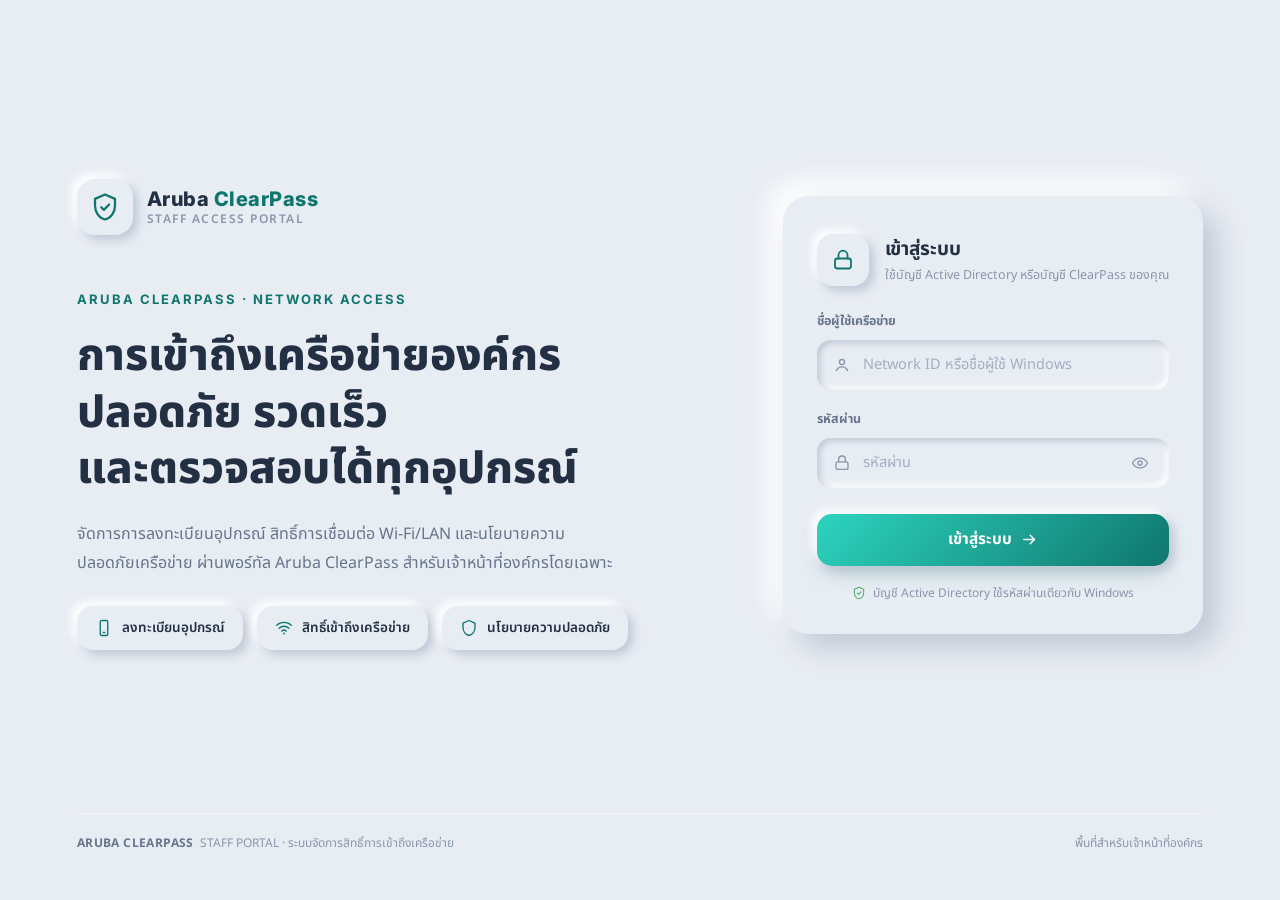
<file: index.html>
<!DOCTYPE html>
<html lang="th">
<head>
<meta charset="UTF-8" />
<meta name="viewport" content="width=device-width, initial-scale=1.0" />
<title>Aruba ClearPass · Staff Portal</title>
<link rel="preconnect" href="https://fonts.googleapis.com" />
<link rel="preconnect" href="https://fonts.gstatic.com" crossorigin />
<link href="https://fonts.googleapis.com/css2?family=Noto+Sans+Thai:wght@400;500;600;700;800&family=Inter:wght@400;500;600;700;800&display=swap" rel="stylesheet" />
<style>
  :root{
    --bg:#e8ecf3;
    --shadow-dark:#c1c9d6;
    --shadow-light:#ffffff;
    --text-primary:#233043;
    --text-secondary:#66748c;
    --text-muted:#8996ac;
    --accent-1:#2dd4bf;
    --accent-2:#0f766e;
    --accent-soft:rgba(15,118,110,0.12);
    --card-radius:26px;

    --raise:9px 9px 18px var(--shadow-dark), -9px -9px 18px var(--shadow-light);
    --raise-sm:5px 5px 10px var(--shadow-dark), -5px -5px 10px var(--shadow-light);
    --raise-lg:14px 14px 28px var(--shadow-dark), -14px -14px 28px var(--shadow-light);
    --press:inset 4px 4px 8px var(--shadow-dark), inset -4px -4px 8px var(--shadow-light);
    --press-sm:inset 3px 3px 6px var(--shadow-dark), inset -3px -3px 6px var(--shadow-light);
  }

  *{box-sizing:border-box;}
  html,body{height:100%;}
  body{
    margin:0;
    background:var(--bg);
    font-family:"Noto Sans Thai","Inter",system-ui,-apple-system,sans-serif;
    color:var(--text-primary);
    -webkit-font-smoothing:antialiased;
  }

  .page{
    min-height:100vh;
    display:flex;
    flex-direction:column;
    padding:48px clamp(24px,6vw,88px);
    gap:32px;
  }

  .top-row{
    flex:1;
    display:flex;
    align-items:center;
    justify-content:space-between;
    gap:40px;
    flex-wrap:wrap;
  }

  /* -------- Brand / hero (left) -------- */
  .hero{
    flex:1 1 520px;
    min-width:280px;
    display:flex;
    flex-direction:column;
    height:100%;
    justify-content:center;
    gap:56px;
  }

  .brand{
    display:flex;
    align-items:center;
    gap:14px;
  }

  .brand-mark{
    width:56px;
    height:56px;
    border-radius:18px;
    background:var(--bg);
    box-shadow:var(--raise-sm);
    display:flex;
    align-items:center;
    justify-content:center;
    flex-shrink:0;
  }
  .brand-mark svg{width:30px;height:30px;}

  .brand-word{
    display:flex;
    flex-direction:column;
    line-height:1.15;
  }
  .brand-word .name{
    font-family:"Inter",sans-serif;
    font-weight:800;
    font-size:20px;
    letter-spacing:0.5px;
    color:var(--text-primary);
  }
  .brand-word .name span{color:var(--accent-2);}
  .brand-word .sub{
    font-size:12px;
    font-weight:600;
    letter-spacing:1.5px;
    color:var(--text-muted);
    text-transform:uppercase;
    margin-top:2px;
  }

  .hero-content{
    display:flex;
    flex-direction:column;
    gap:22px;
    max-width:620px;
  }

  .eyebrow{
    font-family:"Inter",sans-serif;
    font-size:13px;
    font-weight:700;
    letter-spacing:2px;
    text-transform:uppercase;
    color:var(--accent-2);
  }

  h1{
    margin:0;
    font-size:clamp(30px,4vw,44px);
    line-height:1.28;
    font-weight:800;
    color:var(--text-primary);
  }

  .lede{
    margin:0;
    font-size:16px;
    line-height:1.8;
    color:var(--text-secondary);
    max-width:540px;
  }

  .badges{
    display:flex;
    flex-wrap:wrap;
    gap:14px;
    margin-top:6px;
  }

  .badge{
    display:flex;
    align-items:center;
    gap:9px;
    padding:12px 18px;
    border-radius:16px;
    background:var(--bg);
    box-shadow:var(--raise-sm);
    font-size:13.5px;
    font-weight:600;
    color:var(--text-primary);
    white-space:nowrap;
  }
  .badge svg{width:18px;height:18px;flex-shrink:0;color:var(--accent-2);}

  /* -------- Login card (right) -------- */
  .login-card{
    flex:0 0 auto;
    width:420px;
    max-width:100%;
    background:var(--bg);
    border-radius:var(--card-radius);
    box-shadow:var(--raise-lg);
    padding:38px 34px 32px;
  }

  .card-head{
    display:flex;
    align-items:center;
    gap:16px;
    margin-bottom:26px;
  }

  .lock-badge{
    width:52px;
    height:52px;
    border-radius:16px;
    flex-shrink:0;
    background:var(--bg);
    box-shadow:var(--raise-sm);
    display:flex;
    align-items:center;
    justify-content:center;
  }
  .lock-badge svg{width:24px;height:24px;color:var(--accent-2);}

  .card-head h2{
    margin:0 0 3px;
    font-size:19px;
    font-weight:700;
    color:var(--text-primary);
  }
  .card-head p{
    margin:0;
    font-size:12.5px;
    color:var(--text-muted);
    line-height:1.4;
  }

  form{display:flex;flex-direction:column;gap:20px;}

  .field label{
    display:block;
    font-size:12.5px;
    font-weight:700;
    color:var(--text-secondary);
    margin-bottom:9px;
  }

  .field-input{
    display:flex;
    align-items:center;
    gap:10px;
    background:var(--bg);
    border-radius:14px;
    box-shadow:var(--press-sm);
    padding:0 16px;
    height:50px;
  }
  .field-input svg{width:18px;height:18px;color:var(--text-muted);flex-shrink:0;}

  .field-input input{
    border:none;
    outline:none;
    background:transparent;
    flex:1;
    height:100%;
    font-family:inherit;
    font-size:14.5px;
    color:var(--text-primary);
  }
  .field-input input::placeholder{color:#a3aec2;}

  .toggle-visibility{
    background:none;
    border:none;
    padding:4px;
    cursor:pointer;
    display:flex;
    color:var(--text-muted);
  }
  .toggle-visibility:hover{color:var(--text-secondary);}

  .submit-btn{
    margin-top:6px;
    height:52px;
    border:none;
    border-radius:15px;
    cursor:pointer;
    display:flex;
    align-items:center;
    justify-content:center;
    gap:9px;
    font-family:inherit;
    font-size:15.5px;
    font-weight:700;
    color:#fff;
    background:linear-gradient(135deg,var(--accent-1),var(--accent-2));
    box-shadow:var(--raise-sm), 0 10px 22px -10px rgba(15,118,110,0.5);
    transition:transform .12s ease, box-shadow .12s ease;
  }
  .submit-btn svg{width:17px;height:17px;}
  .submit-btn:hover{transform:translateY(-1px);}
  .submit-btn:active{
    transform:translateY(0);
    box-shadow:var(--press-sm);
  }

  .hint{
    margin:18px 0 0;
    display:flex;
    align-items:center;
    justify-content:center;
    gap:7px;
    font-size:12px;
    color:var(--text-muted);
  }
  .hint svg{width:14px;height:14px;color:#4fae6a;flex-shrink:0;}

  /* -------- Footer -------- */
  .footer-bar{
    display:flex;
    align-items:center;
    justify-content:space-between;
    flex-wrap:wrap;
    gap:8px;
    padding-top:20px;
    border-top:1px solid rgba(255,255,255,0.6);
    font-size:12px;
    color:var(--text-muted);
  }
  .footer-bar strong{color:var(--text-secondary);font-weight:700;letter-spacing:0.4px;}

  @media (max-width:900px){
    .top-row{justify-content:center;}
    .hero{align-items:center;text-align:center;}
    .hero-content{align-items:center;}
    .badges{justify-content:center;}
    .brand{justify-content:center;}
    .login-card{margin:0 auto;}
  }

  @media (max-width:480px){
    .page{padding:28px 18px;}
    .login-card{padding:30px 22px 26px;}
    .footer-bar{flex-direction:column;text-align:center;}
  }
</style>
</head>
<body>
  <div class="page">
    <div class="top-row">

      <!-- ===== Hero / left side ===== -->
      <div class="hero">
        <div class="brand">
          <div class="brand-mark">
            <svg viewBox="0 0 24 24" fill="none" xmlns="http://www.w3.org/2000/svg">
              <path d="M12 2L4 5.5V11c0 5.25 3.4 9.86 8 11 4.6-1.14 8-5.75 8-11V5.5L12 2Z" stroke="#0f766e" stroke-width="1.8" stroke-linejoin="round"/>
              <path d="M9 12.2l2.1 2.1L15.3 10" stroke="#0f766e" stroke-width="1.8" stroke-linecap="round" stroke-linejoin="round"/>
            </svg>
          </div>
          <div class="brand-word">
            <span class="name">Aruba <span>ClearPass</span></span>
            <span class="sub">Staff Access Portal</span>
          </div>
        </div>

        <div class="hero-content">
          <span class="eyebrow">ARUBA CLEARPASS &middot; NETWORK ACCESS</span>
          <h1>การเข้าถึงเครือข่ายองค์กร<br/>ปลอดภัย รวดเร็ว<br/>และตรวจสอบได้ทุกอุปกรณ์</h1>
          <p class="lede">
            จัดการการลงทะเบียนอุปกรณ์ สิทธิ์การเชื่อมต่อ Wi-Fi/LAN และนโยบายความปลอดภัยเครือข่าย
            ผ่านพอร์ทัล Aruba ClearPass สำหรับเจ้าหน้าที่องค์กรโดยเฉพาะ
          </p>

          <div class="badges">
            <div class="badge">
              <svg viewBox="0 0 24 24" fill="none" xmlns="http://www.w3.org/2000/svg"><rect x="7" y="2" width="10" height="20" rx="2" stroke="currentColor" stroke-width="1.8"/><path d="M11 18h2" stroke="currentColor" stroke-width="1.8" stroke-linecap="round"/></svg>
              ลงทะเบียนอุปกรณ์
            </div>
            <div class="badge">
              <svg viewBox="0 0 24 24" fill="none" xmlns="http://www.w3.org/2000/svg"><path d="M2 8.5c5.5-5.3 14.5-5.3 20 0" stroke="currentColor" stroke-width="1.8" stroke-linecap="round"/><path d="M5.5 12.3c3.7-3.5 9.3-3.5 13 0" stroke="currentColor" stroke-width="1.8" stroke-linecap="round"/><path d="M9 16.1c1.9-1.7 4.1-1.7 6 0" stroke="currentColor" stroke-width="1.8" stroke-linecap="round"/><circle cx="12" cy="19.3" r="1.2" fill="currentColor"/></svg>
              สิทธิ์เข้าถึงเครือข่าย
            </div>
            <div class="badge">
              <svg viewBox="0 0 24 24" fill="none" xmlns="http://www.w3.org/2000/svg"><path d="M12 2L4 5.5V11c0 5.25 3.4 9.86 8 11 4.6-1.14 8-5.75 8-11V5.5L12 2Z" stroke="currentColor" stroke-width="1.8" stroke-linejoin="round"/></svg>
              นโยบายความปลอดภัย
            </div>
          </div>
        </div>
      </div>

      <!-- ===== Login card / right side ===== -->
      <div class="login-card">
        <div class="card-head">
          <div class="lock-badge">
            <svg viewBox="0 0 24 24" fill="none" xmlns="http://www.w3.org/2000/svg"><rect x="4" y="10.5" width="16" height="10" rx="2.5" stroke="currentColor" stroke-width="1.8"/><path d="M7.5 10.5V7.2a4.5 4.5 0 0 1 9 0v3.3" stroke="currentColor" stroke-width="1.8" stroke-linecap="round"/></svg>
          </div>
          <div>
            <h2>เข้าสู่ระบบ</h2>
            <p>ใช้บัญชี Active Directory หรือบัญชี ClearPass ของคุณ</p>
          </div>
        </div>

        <form id="loginForm" autocomplete="off">
          <div class="field">
            <label for="username">ชื่อผู้ใช้เครือข่าย</label>
            <div class="field-input">
              <svg viewBox="0 0 24 24" fill="none" xmlns="http://www.w3.org/2000/svg"><circle cx="12" cy="8" r="3.4" stroke="currentColor" stroke-width="1.8"/><path d="M4.5 19.5c1.6-3.3 4.5-5 7.5-5s5.9 1.7 7.5 5" stroke="currentColor" stroke-width="1.8" stroke-linecap="round"/></svg>
              <input id="username" name="username" type="text" placeholder="Network ID หรือชื่อผู้ใช้ Windows" />
            </div>
          </div>

          <div class="field">
            <label for="password">รหัสผ่าน</label>
            <div class="field-input">
              <svg viewBox="0 0 24 24" fill="none" xmlns="http://www.w3.org/2000/svg"><rect x="4" y="10.5" width="16" height="10" rx="2.5" stroke="currentColor" stroke-width="1.8"/><path d="M7.5 10.5V7.2a4.5 4.5 0 0 1 9 0v3.3" stroke="currentColor" stroke-width="1.8" stroke-linecap="round"/></svg>
              <input id="password" name="password" type="password" placeholder="รหัสผ่าน" />
              <button type="button" class="toggle-visibility" id="togglePw" aria-label="แสดง/ซ่อนรหัสผ่าน">
                <svg viewBox="0 0 24 24" fill="none" xmlns="http://www.w3.org/2000/svg" id="eyeIcon"><path d="M2 12s3.6-6.5 10-6.5S22 12 22 12s-3.6 6.5-10 6.5S2 12 2 12Z" stroke="currentColor" stroke-width="1.8" stroke-linejoin="round"/><circle cx="12" cy="12" r="2.7" stroke="currentColor" stroke-width="1.8"/></svg>
              </button>
            </div>
          </div>

          <button type="submit" class="submit-btn">
            เข้าสู่ระบบ
            <svg viewBox="0 0 24 24" fill="none" xmlns="http://www.w3.org/2000/svg"><path d="M4 12h15" stroke="currentColor" stroke-width="2" stroke-linecap="round"/><path d="M13 6l6 6-6 6" stroke="currentColor" stroke-width="2" stroke-linecap="round" stroke-linejoin="round"/></svg>
          </button>
        </form>

        <p class="hint">
          <svg viewBox="0 0 24 24" fill="none" xmlns="http://www.w3.org/2000/svg"><path d="M12 2L4 5.5V11c0 5.25 3.4 9.86 8 11 4.6-1.14 8-5.75 8-11V5.5L12 2Z" stroke="currentColor" stroke-width="1.8" stroke-linejoin="round"/><path d="M9 12.2l2.1 2.1L15.3 10" stroke="currentColor" stroke-width="1.8" stroke-linecap="round" stroke-linejoin="round"/></svg>
          บัญชี Active Directory ใช้รหัสผ่านเดียวกับ Windows
        </p>
      </div>

    </div>

    <!-- ===== Footer ===== -->
    <div class="footer-bar">
      <span><strong>ARUBA CLEARPASS</strong> &nbsp;STAFF PORTAL &middot; ระบบจัดการสิทธิ์การเข้าถึงเครือข่าย</span>
      <span>พื้นที่สำหรับเจ้าหน้าที่องค์กร</span>
    </div>
  </div>

<script>
  const pwInput = document.getElementById('password');
  const toggleBtn = document.getElementById('togglePw');
  const eyeIcon = document.getElementById('eyeIcon');

  const eyeOpen = '<path d="M2 12s3.6-6.5 10-6.5S22 12 22 12s-3.6 6.5-10 6.5S2 12 2 12Z" stroke="currentColor" stroke-width="1.8" stroke-linejoin="round"/><circle cx="12" cy="12" r="2.7" stroke="currentColor" stroke-width="1.8"/>';
  const eyeClosed = '<path d="M3 3l18 18" stroke="currentColor" stroke-width="1.8" stroke-linecap="round"/><path d="M9.9 5.1A10.8 10.8 0 0 1 12 5c6.4 0 10 6.5 10 6.5a15.6 15.6 0 0 1-3.2 4M6.5 6.7C3.7 8.5 2 12 2 12s3.6 6.5 10 6.5c1.5 0 2.8-.3 4-.8" stroke="currentColor" stroke-width="1.8" stroke-linecap="round" stroke-linejoin="round"/>';

  toggleBtn.addEventListener('click', () => {
    const isHidden = pwInput.type === 'password';
    pwInput.type = isHidden ? 'text' : 'password';
    eyeIcon.innerHTML = isHidden ? eyeClosed : eyeOpen;
  });

  document.getElementById('loginForm').addEventListener('submit', (e) => {
    e.preventDefault();
  });
</script>
</body>
</html>
</file>
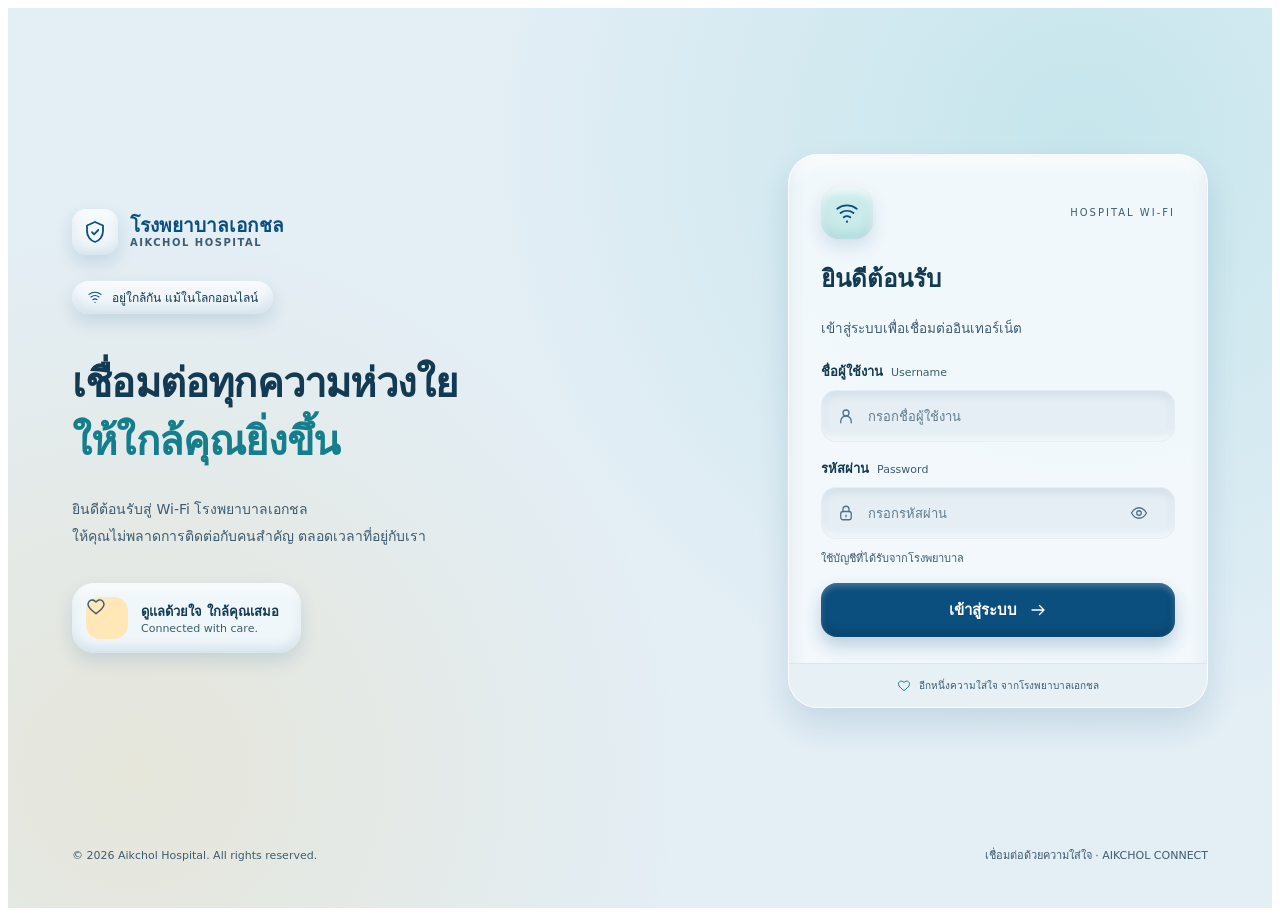
<file: clearpass-guest-login.html>
<!--
  ============================================================================
  Aruba ClearPass Guest — Web Login page fragment (Aikchol Hospital, Claymorphism)
  ============================================================================
  WHERE TO PASTE THIS:
    Guest > Configuration > Pages > Web Logins > [create/edit page]
      -> "Advanced" / "Edit the HTML" (raw HTML source mode)

  DO NOT paste this into a Skin's raw header/footer HTML as a full page — this
  is the PAGE CONTENT only. The Skin already supplies <html>/<head>/<body>, so
  this fragment intentionally has no DOCTYPE, <html>, <head>, or <body> tags.

  BEFORE YOU PASTE — READ THIS:
  1. Create/open the Web Login page and set "Vendor Settings" to match your
     controller/gateway, and set the Login Method (e.g. Auth via RADIUS for
     hospital-issued accounts, or a Guest/Local login) as your deployment
     needs. Save it ONCE with the default generated form so you have a
     known-working baseline before customizing anything.
  2. Re-open the page in the editor and use "View Source" (or the toolbar's
     "Insert Login Form" action) to get the ACTUAL <form>...</form> markup
     ClearPass generated for your vendor/version — it contains hidden fields
     (client MAC, SSID/BSSID, switch/controller IP, redirect URL, CSRF token)
     that vary by NAS vendor and CPPM version.
  3. Paste that generated form into the block marked
     "PASTE YOUR GENERATED LOGIN FORM HERE" below, REPLACING the placeholder
     <form>. Keep every hidden <input> exactly as generated. Only add the
     classes below (cp-field / cp-field-input / cp-submit) to the visible
     username/password/submit elements so the design applies without
     touching the auth logic. Do not hand-type field names — guessing wrong
     breaks authentication.
  4. Login error message: if the generated form/page includes an error
     placeholder (commonly a Velocity variable such as $errorMsg or
     $login_message rendered on a failed attempt), wrap it in
     <div class="cp-error">...</div> so it's styled consistently — don't
     delete it, or users get no feedback on a wrong password.
  5. Fonts: this fragment avoids external font CDNs (Google Fonts etc.)
     because unauthenticated guest clients usually sit behind a walled
     garden that blocks non-whitelisted domains, which can hang page load.
     It uses a Thai-capable system font stack instead. To use the original
     "Noto Sans Thai" webfont, upload the .ttf/.woff2 via
     Guest > Content Manager and add a @font-face rule pointing at the path
     Content Manager gives you, or allow fonts.googleapis.com /
     fonts.gstatic.com in your walled garden ACL.
  6. Logo & background photo: the block below ships with a zero-dependency
     text wordmark and a CSS gradient background so it renders correctly
     with NO uploads required. To use the hospital's real logo and lobby
     photo, upload them via Guest > Content Manager, then swap the
     `.logo-mark` block / `background` declaration for an <img>/url() that
     points at the path Content Manager shows you (see comments inline).
  7. Icons are inline SVG (no external requests) so they render even inside
     the walled garden with no extra config.
  ============================================================================
-->

<style>
  .cp-clay{
    --brand:#0B4F7E;
    --brand-2:#3FBFC4;
    --accent:#F5B335;
    --canvas:#E3EEF5;
    --surface:#F2F8FC;
    --p-teal:#C9ECEA;
    --p-amber:#FFE7B8;
    --ink:#123A52;
    --ink-2:#3E5C71;
    --in-l:rgba(255,255,255,.85);
    --in-d:rgba(11,79,126,.12);
    --sh-out:rgba(11,79,126,.14);
    --clay:0 16px 32px var(--sh-out), inset 0 -9px 18px var(--in-d), inset 0 7px 14px var(--in-l);
    --clay-sm:0 8px 18px var(--sh-out), inset 0 -6px 12px var(--in-d), inset 0 5px 10px var(--in-l);
    --cav:inset 0 4px 10px rgba(11,79,126,.10), inset 0 -3px 7px var(--in-l);

    box-sizing:border-box;
    min-height:100vh;
    margin:0;
    padding:44px clamp(20px,5vw,72px);
    display:flex;
    flex-direction:column;
    gap:28px;
    color:var(--ink);
    font-family:"Leelawadee UI","Noto Sans Thai","Tahoma",system-ui,-apple-system,sans-serif;
    /* Zero-dependency background; swap for the uploaded lobby photo (see note 6 above):
       background: url('/guest-pages/assets/hospital-background.jpg') center/cover no-repeat; */
    background:
      radial-gradient(circle at 85% 15%, rgba(63,191,196,0.18), transparent 45%),
      radial-gradient(circle at 10% 85%, rgba(245,179,53,0.14), transparent 40%),
      var(--canvas);
  }
  .cp-clay *{box-sizing:border-box;}

  .cp-clay .top-row{flex:1;display:flex;align-items:center;justify-content:space-between;gap:48px;flex-wrap:wrap;}

  /* -------- Welcome / left side -------- */
  .cp-clay .hero{flex:1 1 480px;min-width:280px;display:flex;flex-direction:column;justify-content:center;gap:26px;}

  .cp-clay .logo-mark{display:flex;align-items:center;gap:12px;}
  .cp-clay .logo-badge{
    width:46px;height:46px;border-radius:14px;background:var(--surface);
    box-shadow:var(--clay-sm);display:flex;align-items:center;justify-content:center;color:var(--brand);flex-shrink:0;
  }
  .cp-clay .logo-badge svg{width:24px;height:24px;}
  .cp-clay .logo-text{display:flex;flex-direction:column;line-height:1.15;}
  .cp-clay .logo-text .th{font-weight:800;font-size:19px;color:var(--brand);}
  .cp-clay .logo-text .en{font-size:10px;font-weight:600;letter-spacing:1.5px;color:var(--ink-2);text-transform:uppercase;}

  .cp-clay .eyebrow{
    display:inline-flex;align-items:center;gap:9px;width:fit-content;padding:7px 15px;
    background:rgba(242,248,252,.9);box-shadow:var(--clay-sm);border-radius:999px;font-size:12px;font-weight:500;color:var(--ink);
  }
  .cp-clay .eyebrow svg{width:16px;height:16px;color:var(--brand);}

  .cp-clay h1{margin:14px 0 0;font-size:clamp(26px,3.4vw,40px);font-weight:700;line-height:1.45;letter-spacing:-.8px;}
  .cp-clay h1 span{color:#147e8c;}
  .cp-clay .welcome-copy{margin:0;font-size:14px;line-height:1.9;color:var(--ink-2);max-width:520px;}

  .cp-clay .care-note{
    margin-top:8px;display:flex;gap:13px;align-items:center;padding:14px 22px 14px 14px;border-radius:22px;
    background:rgba(242,248,252,.94);box-shadow:var(--clay-sm);width:fit-content;
  }
  .cp-clay .care-icon{
    display:grid;place-items:center;width:42px;height:42px;border-radius:14px;background:var(--p-amber);color:var(--brand);flex-shrink:0;
  }
  .cp-clay .care-icon svg{width:20px;height:20px;}
  .cp-clay .care-note strong{display:block;font-size:13px;font-weight:600;}
  .cp-clay .care-note span{display:block;font-size:11px;color:var(--ink-2);}

  /* -------- Login card / right side -------- */
  .cp-clay .login-card{
    flex:0 0 auto;width:420px;max-width:100%;background:rgba(242,248,252,.98);
    border:1px solid rgba(255,255,255,.7);border-radius:30px;box-shadow:var(--clay);padding:32px 32px 0;overflow:hidden;
  }
  .cp-clay .card-heading{display:flex;align-items:center;justify-content:space-between;gap:12px;}
  .cp-clay .wifi-tile{width:52px;height:52px;display:grid;place-items:center;background:var(--p-teal);color:var(--brand);border-radius:18px;box-shadow:var(--clay-sm);}
  .cp-clay .wifi-tile svg{width:26px;height:26px;}
  .cp-clay .mini-label{font-size:10px;letter-spacing:2px;color:var(--ink-2);}
  .cp-clay .card-heading h2{font-size:26px;margin:0;letter-spacing:-.5px;}
  .cp-clay .card-intro{margin:8px 0 22px;font-size:13.5px;color:var(--ink-2);}

  .cp-clay .cp-field{margin-bottom:16px;}
  .cp-clay .cp-field label{display:flex;gap:8px;align-items:baseline;font-size:13px;font-weight:600;margin-bottom:8px;}
  .cp-clay .cp-field label span{font-size:11px;font-weight:400;color:var(--ink-2);}
  .cp-clay .cp-field-input{
    display:flex;align-items:center;gap:11px;padding:0 15px;min-height:52px;border-radius:15px;
    background:#e5eef4;box-shadow:var(--cav);border:1px solid transparent;
  }
  .cp-clay .cp-field-input:focus-within{border-color:#16858c;box-shadow:var(--cav),0 0 0 3px rgba(63,191,196,.14);}
  .cp-clay .cp-field-input svg{width:18px;height:18px;color:#526f83;flex-shrink:0;}
  .cp-clay .cp-field-input input{background:transparent;border:0;min-width:0;width:100%;height:48px;color:var(--ink);font-size:15.5px;outline:none;font-family:inherit;}
  .cp-clay .cp-field-input input::placeholder{font-size:13px;color:#617b8c;}
  .cp-clay .cp-toggle-pw{background:none;border:0;display:grid;place-items:center;min-width:40px;min-height:40px;color:#526f83;border-radius:11px;cursor:pointer;}
  .cp-clay .cp-toggle-pw:hover{color:var(--brand);background:var(--p-teal);}

  .cp-clay .cp-hint{font-size:11px;color:var(--ink-2);margin:-6px 0 16px;}

  .cp-clay .cp-error{display:none;font-size:12px;color:#a02e2a;background:#fdeceb;border-radius:12px;padding:11px 14px;margin:0 0 16px;}
  /* ClearPass will typically render its error message text inside here when login fails; if your
     generated markup provides its own error element instead, move class="cp-error" onto that one
     and delete this placeholder <div>. */

  .cp-clay .cp-submit{
    width:100%;border:0;border-radius:16px;min-height:54px;padding:13px 20px;margin-bottom:26px;
    background:var(--brand);color:#fff;font-size:15px;font-weight:600;
    box-shadow:0 9px 17px rgba(11,79,126,.24), inset 0 3px 6px rgba(255,255,255,.25), inset 0 -5px 9px rgba(0,26,48,.26);
    display:flex;align-items:center;justify-content:center;gap:12px;cursor:pointer;font-family:inherit;
  }
  .cp-clay .cp-submit svg{width:18px;height:18px;}
  .cp-clay .cp-submit:hover{transform:translateY(-1px);}
  .cp-clay .cp-submit:active{transform:translateY(1px);}

  .cp-clay .card-bottom{
    margin:0 -32px;padding:14px 20px;background:#e7f1f5;border-top:1px solid rgba(11,79,126,.06);
    display:flex;align-items:center;justify-content:center;gap:8px;font-size:10px;color:var(--ink-2);
  }
  .cp-clay .card-bottom svg{width:14px;height:14px;color:#1a8189;}

  .cp-clay .footer-bar{
    display:flex;align-items:center;justify-content:space-between;flex-wrap:wrap;gap:8px;
    font-size:11px;color:var(--ink-2);padding-top:8px;
  }

  @media (max-width:900px){
    .cp-clay .top-row{justify-content:center;}
    .cp-clay .hero{align-items:center;text-align:center;}
    .cp-clay .eyebrow,.cp-clay .logo-mark{align-self:center;}
    .cp-clay .care-note{margin-inline:auto;}
    .cp-clay .login-card{margin:0 auto;}
  }
  @media (max-width:480px){
    .cp-clay{padding:26px 16px;}
    .cp-clay .login-card{padding:26px 22px 0;}
    .cp-clay .card-bottom{margin-inline:-22px;}
    .cp-clay .footer-bar{flex-direction:column;text-align:center;}
  }
</style>

<div class="cp-clay">
  <div class="top-row">

    <!-- ===== Welcome / left side ===== -->
    <div class="hero">
      <div class="logo-mark">
        <span class="logo-badge">
          <svg viewBox="0 0 24 24" fill="none" xmlns="http://www.w3.org/2000/svg"><path d="M12 2L4 5.5V11c0 5.25 3.4 9.86 8 11 4.6-1.14 8-5.75 8-11V5.5L12 2Z" stroke="currentColor" stroke-width="1.8" stroke-linejoin="round"/><path d="M9 12.2l2.1 2.1L15.3 10" stroke="currentColor" stroke-width="1.8" stroke-linecap="round" stroke-linejoin="round"/></svg>
        </span>
        <!-- Swap this block for <img src="[Content Manager path]/logo.png" alt="โรงพยาบาลเอกชล"> once uploaded -->
        <span class="logo-text"><span class="th">โรงพยาบาลเอกชล</span><span class="en">Aikchol Hospital</span></span>
      </div>

      <span class="eyebrow">
        <svg viewBox="0 0 24 24" fill="none" xmlns="http://www.w3.org/2000/svg"><path d="M3 8a15 15 0 0 1 18 0M6 12a10 10 0 0 1 12 0M9 16a5 5 0 0 1 6 0" stroke="currentColor" stroke-width="1.7" stroke-linecap="round"/><circle cx="12" cy="20" r="1" fill="currentColor"/></svg>
        อยู่ใกล้กัน แม้ในโลกออนไลน์
      </span>

      <h1>เชื่อมต่อทุกความห่วงใย<br><span>ให้ใกล้คุณยิ่งขึ้น</span></h1>
      <p class="welcome-copy">ยินดีต้อนรับสู่ Wi-Fi โรงพยาบาลเอกชล<br>ให้คุณไม่พลาดการติดต่อกับคนสำคัญ ตลอดเวลาที่อยู่กับเรา</p>

      <div class="care-note">
        <span class="care-icon"><svg viewBox="0 0 24 24" fill="none" xmlns="http://www.w3.org/2000/svg"><path d="M20 5c-3-3-6-1-8 1-2-2-5-4-8-1-4 4 0 9 8 15 8-6 12-11 8-15Z" stroke="currentColor" stroke-width="1.7" stroke-linejoin="round"/></svg></span>
        <div><strong>ดูแลด้วยใจ ใกล้คุณเสมอ</strong><span>Connected with care.</span></div>
      </div>
    </div>

    <!-- ===== Login card / right side ===== -->
    <div class="login-card">
      <div class="card-heading">
        <span class="wifi-tile"><svg viewBox="0 0 24 24" fill="none" xmlns="http://www.w3.org/2000/svg"><path d="M3 8a15 15 0 0 1 18 0M6 12a10 10 0 0 1 12 0M9 16a5 5 0 0 1 6 0" stroke="currentColor" stroke-width="1.7" stroke-linecap="round"/><circle cx="12" cy="20" r="1" fill="currentColor"/></svg></span>
        <span class="mini-label">HOSPITAL WI-FI</span>
      </div>
      <h2>ยินดีต้อนรับ</h2>
      <p class="card-intro">เข้าสู่ระบบเพื่อเชื่อมต่ออินเทอร์เน็ต</p>

      <div class="cp-error" id="cpError"><!-- ClearPass error text (e.g. $errorMsg) renders here on failed login --></div>

      <!--
        ==========================================================
        PASTE YOUR GENERATED LOGIN FORM HERE
        ==========================================================
        Replace the placeholder <form> below with the ACTUAL form markup
        ClearPass generated for your Vendor Settings (see notes 1-4 at the
        top of this file). Keep every hidden <input> exactly as generated —
        only add class="cp-field" / class="cp-field-input" / class="cp-submit"
        to the visible username, password and submit elements.
      -->
      <form>
        <div class="cp-field">
          <label for="username">ชื่อผู้ใช้งาน <span>Username</span></label>
          <div class="cp-field-input">
            <svg viewBox="0 0 24 24" fill="none" xmlns="http://www.w3.org/2000/svg"><circle cx="12" cy="8" r="4" stroke="currentColor" stroke-width="1.7"/><path d="M5 21v-2a7 7 0 0 1 14 0v2" stroke="currentColor" stroke-width="1.7" stroke-linecap="round"/></svg>
            <!-- rename "username" to match your generated field's name/id -->
            <input id="username" name="username" type="text" placeholder="กรอกชื่อผู้ใช้งาน" autocapitalize="none" spellcheck="false" required>
          </div>
        </div>

        <div class="cp-field">
          <label for="password">รหัสผ่าน <span>Password</span></label>
          <div class="cp-field-input">
            <svg viewBox="0 0 24 24" fill="none" xmlns="http://www.w3.org/2000/svg"><rect x="5" y="10" width="14" height="11" rx="3" stroke="currentColor" stroke-width="1.7"/><path d="M8 10V7a4 4 0 0 1 8 0v3M12 15v2" stroke="currentColor" stroke-width="1.7" stroke-linecap="round"/></svg>
            <!-- rename "password" to match your generated field's name/id -->
            <input id="password" name="password" type="password" placeholder="กรอกรหัสผ่าน" required>
            <button class="cp-toggle-pw" type="button" id="cpTogglePw" aria-label="แสดงรหัสผ่าน" aria-pressed="false">
              <svg viewBox="0 0 24 24" fill="none" xmlns="http://www.w3.org/2000/svg" id="cpEyeIcon"><path d="M2 12s4-7 10-7 10 7 10 7-4 7-10 7S2 12 2 12Z" stroke="currentColor" stroke-width="1.7" stroke-linejoin="round"/><circle cx="12" cy="12" r="3" stroke="currentColor" stroke-width="1.7"/></svg>
            </button>
          </div>
        </div>

        <p class="cp-hint">ใช้บัญชีที่ได้รับจากโรงพยาบาล</p>

        <!-- keep any hidden <input> fields ClearPass generated (mac, ssid, bssid,
             switch/controller IP, redirect url, csrf token, etc.) here, unchanged -->

        <button type="submit" class="cp-submit">
          <span>เข้าสู่ระบบ</span>
          <svg viewBox="0 0 24 24" fill="none" xmlns="http://www.w3.org/2000/svg"><path d="M4 12h16m-6-6 6 6-6 6" stroke="currentColor" stroke-width="1.8" stroke-linecap="round" stroke-linejoin="round"/></svg>
        </button>
      </form>
      <!-- END: replace the <form> block above with your generated markup -->

      <div class="card-bottom">
        <svg viewBox="0 0 24 24" fill="none" xmlns="http://www.w3.org/2000/svg"><path d="M20 5c-3-3-6-1-8 1-2-2-5-4-8-1-4 4 0 9 8 15 8-6 12-11 8-15Z" stroke="currentColor" stroke-width="1.7" stroke-linejoin="round"/></svg>
        <span>อีกหนึ่งความใส่ใจ จากโรงพยาบาลเอกชล</span>
      </div>
    </div>

  </div>

  <!-- ===== Footer ===== -->
  <div class="footer-bar">
    <span>&copy; <span id="cpYear">2026</span> Aikchol Hospital. All rights reserved.</span>
    <span>เชื่อมต่อด้วยความใส่ใจ &middot; AIKCHOL CONNECT</span>
  </div>
</div>

<script>
  (function(){
    var pw = document.getElementById('password');
    var btn = document.getElementById('cpTogglePw');
    if (pw && btn) {
      btn.addEventListener('click', function () {
        var show = pw.type === 'password';
        pw.type = show ? 'text' : 'password';
        btn.setAttribute('aria-pressed', String(show));
        btn.setAttribute('aria-label', show ? 'ซ่อนรหัสผ่าน' : 'แสดงรหัสผ่าน');
      });
    }
    var yearEl = document.getElementById('cpYear');
    if (yearEl) { yearEl.textContent = new Date().getFullYear(); }
    /* Intentionally NOT intercepting form submit / preventDefault here —
       the real <form> you paste in must submit natively to ClearPass. If the
       generated form has its own onsubmit="..." handler (e.g. checkLoginForm),
       keep it on the <form> tag; do not remove it. */
  })();
</script>
</file>
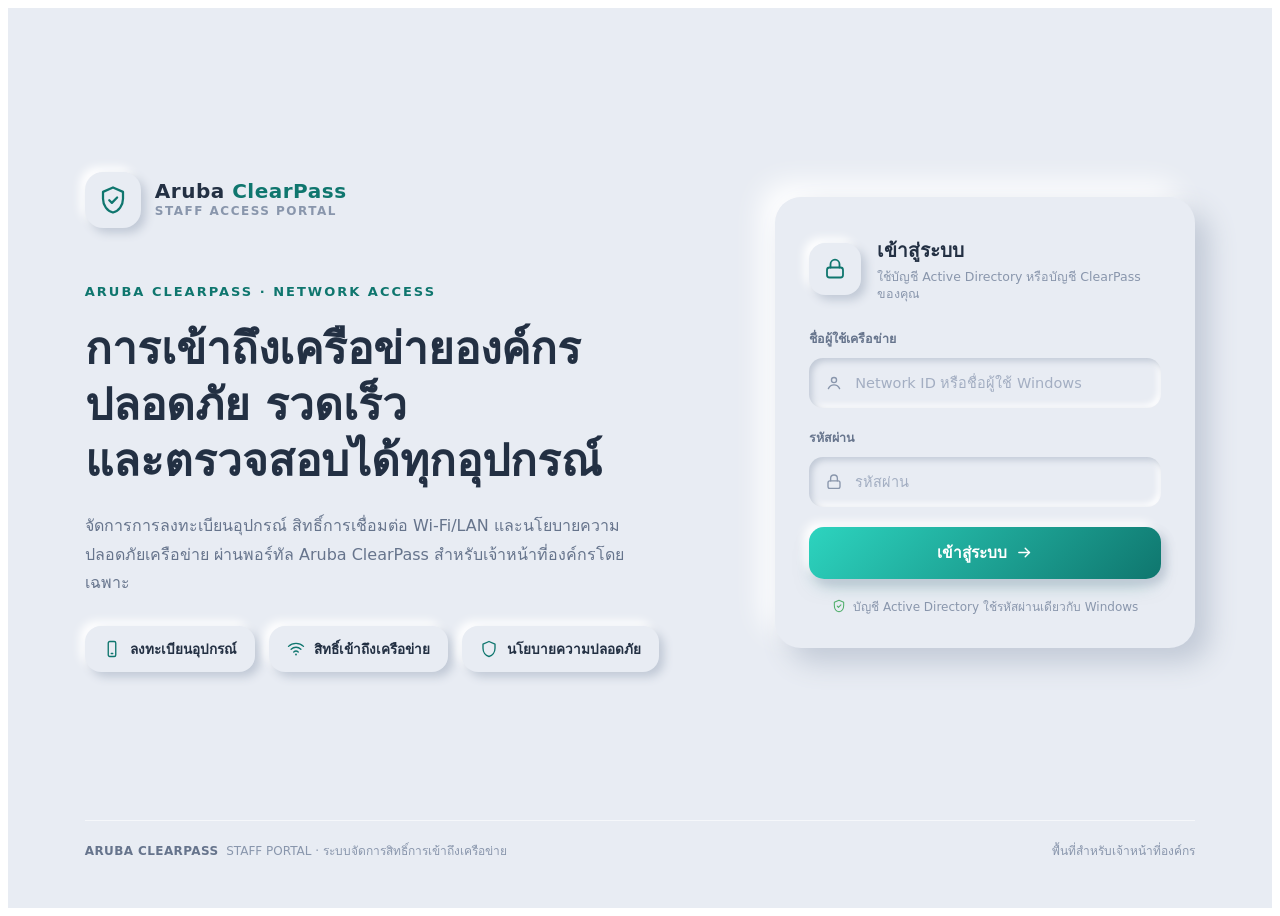
<file: clearpass-staff-login.html>
<!--
  ============================================================================
  Aruba ClearPass Guest — Web Login page fragment (Neumorphic staff portal)
  ============================================================================
  WHERE TO PASTE THIS:
    Guest > Configuration > Pages > Web Logins > [create/edit page]
      -> "Advanced" / "Edit the HTML" (raw HTML source mode)

  DO NOT paste this into a Skin's "raw HTML" header/footer as a full page —
  paste it as the PAGE CONTENT only. The Skin already supplies
  <html>/<head>/<body>, so this file intentionally contains no DOCTYPE,
  <html>, <head>, or <body> tags.

  BEFORE YOU PASTE — READ THIS:
  1. Create/open the Web Login page and set "Vendor Settings" to match your
     controller/gateway (e.g. "Aruba Networks") and set the Login Method to
     your AD/RADIUS auth source. Save it ONCE with the default generated
     form so you have a known-working baseline.
  2. Re-open the page in the editor and use "View Source" (or the toolbar's
     "Insert Login Form" action) to get the ACTUAL <form> markup ClearPass
     generated for your vendor/version — including hidden fields for
     client MAC, SSID/BSSID, switch IP, and the redirect/csrf token.
  3. Paste that generated <form>...</form> into the clearly marked
     "PASTE YOUR GENERATED LOGIN FORM HERE" block below, in place of the
     placeholder form. Do NOT hand-type field names — they vary by
     ClearPass version and NAS vendor, and guessing wrong breaks auth.
  4. Fonts: this fragment intentionally avoids external font CDNs (Google
     Fonts etc.) because unauthenticated clients usually sit behind a
     walled garden that blocks non-whitelisted domains, which can hang the
     page load. It uses a Thai-capable system font stack instead. If you
     want a custom webfont, upload the .woff2 via
     Guest > Content Manager and reference the relative path it gives you
     in a @font-face rule, or add the CDN domain to your walled garden.
  5. Logo/icons: the icons below are inline SVG (no external requests), so
     they render even inside the walled garden with no extra config.
  ============================================================================
-->

<style>
  .cp-neu{
    --bg:#e8ecf3;
    --shadow-dark:#c1c9d6;
    --shadow-light:#ffffff;
    --text-primary:#233043;
    --text-secondary:#66748c;
    --text-muted:#8996ac;
    --accent-1:#2dd4bf;
    --accent-2:#0f766e;

    --raise:9px 9px 18px var(--shadow-dark), -9px -9px 18px var(--shadow-light);
    --raise-sm:5px 5px 10px var(--shadow-dark), -5px -5px 10px var(--shadow-light);
    --raise-lg:14px 14px 28px var(--shadow-dark), -14px -14px 28px var(--shadow-light);
    --press:inset 4px 4px 8px var(--shadow-dark), inset -4px -4px 8px var(--shadow-light);
    --press-sm:inset 3px 3px 6px var(--shadow-dark), inset -3px -3px 6px var(--shadow-light);

    box-sizing:border-box;
    background:var(--bg);
    font-family:"Leelawadee UI","Noto Sans Thai","Tahoma",system-ui,-apple-system,sans-serif;
    color:var(--text-primary);
    min-height:100vh;
    margin:0;
    padding:48px clamp(24px,6vw,88px);
    display:flex;
    flex-direction:column;
    gap:32px;
  }
  .cp-neu *{box-sizing:border-box;}

  .cp-neu .top-row{
    flex:1;
    display:flex;
    align-items:center;
    justify-content:space-between;
    gap:40px;
    flex-wrap:wrap;
  }

  /* -------- Hero / left side -------- */
  .cp-neu .hero{
    flex:1 1 520px;
    min-width:280px;
    display:flex;
    flex-direction:column;
    height:100%;
    justify-content:center;
    gap:56px;
  }

  .cp-neu .brand{display:flex;align-items:center;gap:14px;}
  .cp-neu .brand-mark{
    width:56px;height:56px;border-radius:18px;
    background:var(--bg);box-shadow:var(--raise-sm);
    display:flex;align-items:center;justify-content:center;flex-shrink:0;
  }
  .cp-neu .brand-mark svg{width:30px;height:30px;}
  .cp-neu .brand-word{display:flex;flex-direction:column;line-height:1.15;}
  .cp-neu .brand-word .name{font-weight:800;font-size:20px;letter-spacing:.5px;color:var(--text-primary);}
  .cp-neu .brand-word .name span{color:var(--accent-2);}
  .cp-neu .brand-word .sub{
    font-size:12px;font-weight:600;letter-spacing:1.5px;color:var(--text-muted);
    text-transform:uppercase;margin-top:2px;
  }

  .cp-neu .hero-content{display:flex;flex-direction:column;gap:22px;max-width:620px;}
  .cp-neu .eyebrow{font-size:13px;font-weight:700;letter-spacing:2px;text-transform:uppercase;color:var(--accent-2);}
  .cp-neu h1{margin:0;font-size:clamp(30px,4vw,44px);line-height:1.28;font-weight:800;color:var(--text-primary);}
  .cp-neu .lede{margin:0;font-size:16px;line-height:1.8;color:var(--text-secondary);max-width:540px;}

  .cp-neu .badges{display:flex;flex-wrap:wrap;gap:14px;margin-top:6px;}
  .cp-neu .badge{
    display:flex;align-items:center;gap:9px;padding:12px 18px;border-radius:16px;
    background:var(--bg);box-shadow:var(--raise-sm);font-size:13.5px;font-weight:600;
    color:var(--text-primary);white-space:nowrap;
  }
  .cp-neu .badge svg{width:18px;height:18px;flex-shrink:0;color:var(--accent-2);}

  /* -------- Login card / right side -------- */
  .cp-neu .login-card{
    flex:0 0 auto;width:420px;max-width:100%;
    background:var(--bg);border-radius:26px;box-shadow:var(--raise-lg);
    padding:38px 34px 32px;
  }
  .cp-neu .card-head{display:flex;align-items:center;gap:16px;margin-bottom:26px;}
  .cp-neu .lock-badge{
    width:52px;height:52px;border-radius:16px;flex-shrink:0;
    background:var(--bg);box-shadow:var(--raise-sm);
    display:flex;align-items:center;justify-content:center;
  }
  .cp-neu .lock-badge svg{width:24px;height:24px;color:var(--accent-2);}
  .cp-neu .card-head h2{margin:0 0 3px;font-size:19px;font-weight:700;color:var(--text-primary);}
  .cp-neu .card-head p{margin:0;font-size:12.5px;color:var(--text-muted);line-height:1.4;}

  /* Field styling — reuse these classes on YOUR generated form's inputs */
  .cp-neu .cp-field{margin-bottom:20px;}
  .cp-neu .cp-field label{display:block;font-size:12.5px;font-weight:700;color:var(--text-secondary);margin-bottom:9px;}
  .cp-neu .cp-field-input{
    display:flex;align-items:center;gap:10px;background:var(--bg);
    border-radius:14px;box-shadow:var(--press-sm);padding:0 16px;height:50px;
  }
  .cp-neu .cp-field-input svg{width:18px;height:18px;color:var(--text-muted);flex-shrink:0;}
  .cp-neu .cp-field-input input{
    border:none;outline:none;background:transparent;flex:1;height:100%;
    font-family:inherit;font-size:14.5px;color:var(--text-primary);
  }
  .cp-neu .cp-field-input input::placeholder{color:#a3aec2;}

  .cp-neu .cp-submit{
    margin-top:6px;width:100%;height:52px;border:none;border-radius:15px;cursor:pointer;
    display:flex;align-items:center;justify-content:center;gap:9px;
    font-family:inherit;font-size:15.5px;font-weight:700;color:#fff;white-space:nowrap;
    background:linear-gradient(135deg,var(--accent-1),var(--accent-2));
    box-shadow:var(--raise-sm), 0 10px 22px -10px rgba(15,118,110,0.5);
  }
  .cp-neu .cp-submit svg{width:17px;height:17px;flex-shrink:0;}

  .cp-neu .hint{
    margin:18px 0 0;display:flex;align-items:center;justify-content:center;gap:7px;
    font-size:12px;color:var(--text-muted);
  }
  .cp-neu .hint svg{width:14px;height:14px;color:#4fae6a;flex-shrink:0;}

  .cp-neu .footer-bar{
    display:flex;align-items:center;justify-content:space-between;flex-wrap:wrap;gap:8px;
    padding-top:20px;border-top:1px solid rgba(255,255,255,0.6);
    font-size:12px;color:var(--text-muted);
  }
  .cp-neu .footer-bar strong{color:var(--text-secondary);font-weight:700;letter-spacing:.4px;}

  @media (max-width:900px){
    .cp-neu .top-row{justify-content:center;}
    .cp-neu .hero{align-items:center;text-align:center;}
    .cp-neu .hero-content{align-items:center;}
    .cp-neu .badges{justify-content:center;}
    .cp-neu .brand{justify-content:center;}
    .cp-neu .login-card{margin:0 auto;}
  }
  @media (max-width:480px){
    .cp-neu{padding:28px 18px;}
    .cp-neu .login-card{padding:30px 22px 26px;}
    .cp-neu .footer-bar{flex-direction:column;text-align:center;}
  }
</style>

<div class="cp-neu">
  <div class="top-row">

    <!-- ===== Hero / left side ===== -->
    <div class="hero">
      <div class="brand">
        <div class="brand-mark">
          <svg viewBox="0 0 24 24" fill="none" xmlns="http://www.w3.org/2000/svg">
            <path d="M12 2L4 5.5V11c0 5.25 3.4 9.86 8 11 4.6-1.14 8-5.75 8-11V5.5L12 2Z" stroke="#0f766e" stroke-width="1.8" stroke-linejoin="round"/>
            <path d="M9 12.2l2.1 2.1L15.3 10" stroke="#0f766e" stroke-width="1.8" stroke-linecap="round" stroke-linejoin="round"/>
          </svg>
        </div>
        <div class="brand-word">
          <span class="name">Aruba <span>ClearPass</span></span>
          <span class="sub">Staff Access Portal</span>
        </div>
      </div>

      <div class="hero-content">
        <span class="eyebrow">ARUBA CLEARPASS &middot; NETWORK ACCESS</span>
        <h1>การเข้าถึงเครือข่ายองค์กร<br/>ปลอดภัย รวดเร็ว<br/>และตรวจสอบได้ทุกอุปกรณ์</h1>
        <p class="lede">
          จัดการการลงทะเบียนอุปกรณ์ สิทธิ์การเชื่อมต่อ Wi-Fi/LAN และนโยบายความปลอดภัยเครือข่าย
          ผ่านพอร์ทัล Aruba ClearPass สำหรับเจ้าหน้าที่องค์กรโดยเฉพาะ
        </p>

        <div class="badges">
          <div class="badge">
            <svg viewBox="0 0 24 24" fill="none" xmlns="http://www.w3.org/2000/svg"><rect x="7" y="2" width="10" height="20" rx="2" stroke="currentColor" stroke-width="1.8"/><path d="M11 18h2" stroke="currentColor" stroke-width="1.8" stroke-linecap="round"/></svg>
            ลงทะเบียนอุปกรณ์
          </div>
          <div class="badge">
            <svg viewBox="0 0 24 24" fill="none" xmlns="http://www.w3.org/2000/svg"><path d="M2 8.5c5.5-5.3 14.5-5.3 20 0" stroke="currentColor" stroke-width="1.8" stroke-linecap="round"/><path d="M5.5 12.3c3.7-3.5 9.3-3.5 13 0" stroke="currentColor" stroke-width="1.8" stroke-linecap="round"/><path d="M9 16.1c1.9-1.7 4.1-1.7 6 0" stroke="currentColor" stroke-width="1.8" stroke-linecap="round"/><circle cx="12" cy="19.3" r="1.2" fill="currentColor"/></svg>
            สิทธิ์เข้าถึงเครือข่าย
          </div>
          <div class="badge">
            <svg viewBox="0 0 24 24" fill="none" xmlns="http://www.w3.org/2000/svg"><path d="M12 2L4 5.5V11c0 5.25 3.4 9.86 8 11 4.6-1.14 8-5.75 8-11V5.5L12 2Z" stroke="currentColor" stroke-width="1.8" stroke-linejoin="round"/></svg>
            นโยบายความปลอดภัย
          </div>
        </div>
      </div>
    </div>

    <!-- ===== Login card / right side ===== -->
    <div class="login-card">
      <div class="card-head">
        <div class="lock-badge">
          <svg viewBox="0 0 24 24" fill="none" xmlns="http://www.w3.org/2000/svg"><rect x="4" y="10.5" width="16" height="10" rx="2.5" stroke="currentColor" stroke-width="1.8"/><path d="M7.5 10.5V7.2a4.5 4.5 0 0 1 9 0v3.3" stroke="currentColor" stroke-width="1.8" stroke-linecap="round"/></svg>
        </div>
        <div>
          <h2>เข้าสู่ระบบ</h2>
          <p>ใช้บัญชี Active Directory หรือบัญชี ClearPass ของคุณ</p>
        </div>
      </div>

      <!--
        ==========================================================
        PASTE YOUR GENERATED LOGIN FORM HERE
        ==========================================================
        Replace the placeholder <form> below with the ACTUAL form
        markup ClearPass generated for your Vendor Settings (see
        the notes at the top of this file). Keep every hidden
        <input> exactly as generated — only add class="cp-field",
        class="cp-field-input" and class="cp-submit" to restyle
        the visible username/password/submit elements so the
        neumorphic look applies without touching auth logic.
      -->
      <form>
        <div class="cp-field">
          <label for="username">ชื่อผู้ใช้เครือข่าย</label>
          <div class="cp-field-input">
            <svg viewBox="0 0 24 24" fill="none" xmlns="http://www.w3.org/2000/svg"><circle cx="12" cy="8" r="3.4" stroke="currentColor" stroke-width="1.8"/><path d="M4.5 19.5c1.6-3.3 4.5-5 7.5-5s5.9 1.7 7.5 5" stroke="currentColor" stroke-width="1.8" stroke-linecap="round"/></svg>
            <!-- rename "username" to match your generated field's name/id -->
            <input id="username" name="username" type="text" placeholder="Network ID หรือชื่อผู้ใช้ Windows" />
          </div>
        </div>

        <div class="cp-field">
          <label for="password">รหัสผ่าน</label>
          <div class="cp-field-input">
            <svg viewBox="0 0 24 24" fill="none" xmlns="http://www.w3.org/2000/svg"><rect x="4" y="10.5" width="16" height="10" rx="2.5" stroke="currentColor" stroke-width="1.8"/><path d="M7.5 10.5V7.2a4.5 4.5 0 0 1 9 0v3.3" stroke="currentColor" stroke-width="1.8" stroke-linecap="round"/></svg>
            <!-- rename "password" to match your generated field's name/id -->
            <input id="password" name="password" type="password" placeholder="รหัสผ่าน" />
          </div>
        </div>

        <!-- keep any hidden <input> fields ClearPass generated (mac, ssid,
             switch-ip, redirect URL, csrf token, etc.) here, unchanged -->

        <button type="submit" class="cp-submit">
          เข้าสู่ระบบ
          <svg viewBox="0 0 24 24" fill="none" xmlns="http://www.w3.org/2000/svg"><path d="M4 12h15" stroke="currentColor" stroke-width="2" stroke-linecap="round"/><path d="M13 6l6 6-6 6" stroke="currentColor" stroke-width="2" stroke-linecap="round" stroke-linejoin="round"/></svg>
        </button>
      </form>
      <!-- END: replace the <form> block above with your generated markup -->

      <p class="hint">
        <svg viewBox="0 0 24 24" fill="none" xmlns="http://www.w3.org/2000/svg"><path d="M12 2L4 5.5V11c0 5.25 3.4 9.86 8 11 4.6-1.14 8-5.75 8-11V5.5L12 2Z" stroke="currentColor" stroke-width="1.8" stroke-linejoin="round"/><path d="M9 12.2l2.1 2.1L15.3 10" stroke="currentColor" stroke-width="1.8" stroke-linecap="round" stroke-linejoin="round"/></svg>
        บัญชี Active Directory ใช้รหัสผ่านเดียวกับ Windows
      </p>
    </div>

  </div>

  <!-- ===== Footer ===== -->
  <div class="footer-bar">
    <span><strong>ARUBA CLEARPASS</strong> &nbsp;STAFF PORTAL &middot; ระบบจัดการสิทธิ์การเข้าถึงเครือข่าย</span>
    <span>พื้นที่สำหรับเจ้าหน้าที่องค์กร</span>
  </div>
</div>
</file>
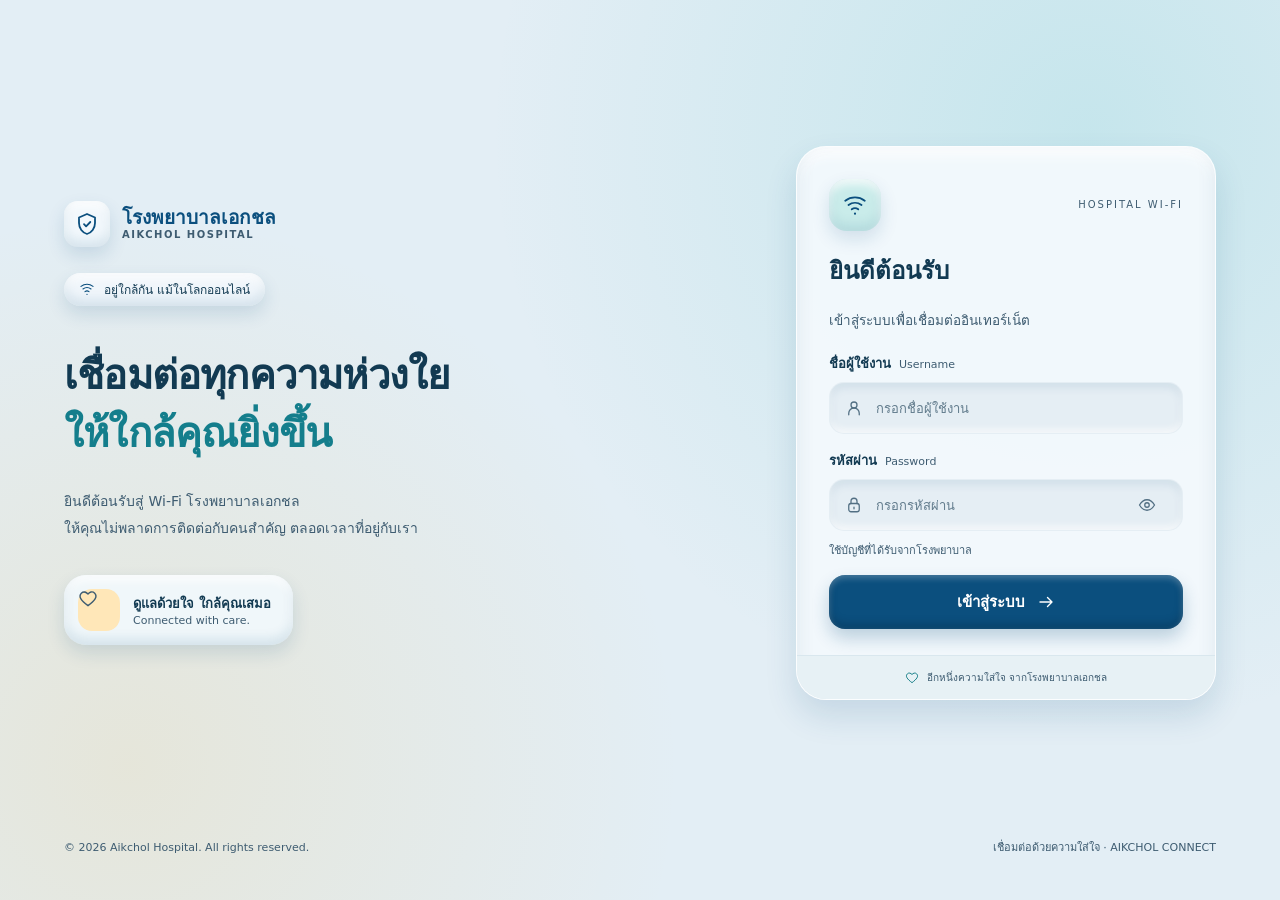
<file: guest-preview.html>
<!DOCTYPE html>
<html lang="th">
<head>
<meta charset="UTF-8" />
<meta name="viewport" content="width=device-width, initial-scale=1.0" />
<meta name="theme-color" content="#E3EEF5" />
<title>ตัวอย่าง Wi-Fi Login (โรงพยาบาลเอกชล) — พรีวิวก่อนติดตั้งบน ClearPass</title>
</head>
<body style="margin:0;">
<!-- Standalone browser preview of clearpass-guest-login.html. This file is NOT what you paste into ClearPass; use clearpass-guest-login.html for that. -->
<!--
  ============================================================================
  Aruba ClearPass Guest — Web Login page fragment (Aikchol Hospital, Claymorphism)
  ============================================================================
  WHERE TO PASTE THIS:
    Guest > Configuration > Pages > Web Logins > [create/edit page]
      -> "Advanced" / "Edit the HTML" (raw HTML source mode)

  DO NOT paste this into a Skin's raw header/footer HTML as a full page — this
  is the PAGE CONTENT only. The Skin already supplies <html>/<head>/<body>, so
  this fragment intentionally has no DOCTYPE, <html>, <head>, or <body> tags.

  BEFORE YOU PASTE — READ THIS:
  1. Create/open the Web Login page and set "Vendor Settings" to match your
     controller/gateway, and set the Login Method (e.g. Auth via RADIUS for
     hospital-issued accounts, or a Guest/Local login) as your deployment
     needs. Save it ONCE with the default generated form so you have a
     known-working baseline before customizing anything.
  2. Re-open the page in the editor and use "View Source" (or the toolbar's
     "Insert Login Form" action) to get the ACTUAL <form>...</form> markup
     ClearPass generated for your vendor/version — it contains hidden fields
     (client MAC, SSID/BSSID, switch/controller IP, redirect URL, CSRF token)
     that vary by NAS vendor and CPPM version.
  3. Paste that generated form into the block marked
     "PASTE YOUR GENERATED LOGIN FORM HERE" below, REPLACING the placeholder
     <form>. Keep every hidden <input> exactly as generated. Only add the
     classes below (cp-field / cp-field-input / cp-submit) to the visible
     username/password/submit elements so the design applies without
     touching the auth logic. Do not hand-type field names — guessing wrong
     breaks authentication.
  4. Login error message: if the generated form/page includes an error
     placeholder (commonly a Velocity variable such as $errorMsg or
     $login_message rendered on a failed attempt), wrap it in
     <div class="cp-error">...</div> so it's styled consistently — don't
     delete it, or users get no feedback on a wrong password.
  5. Fonts: this fragment avoids external font CDNs (Google Fonts etc.)
     because unauthenticated guest clients usually sit behind a walled
     garden that blocks non-whitelisted domains, which can hang page load.
     It uses a Thai-capable system font stack instead. To use the original
     "Noto Sans Thai" webfont, upload the .ttf/.woff2 via
     Guest > Content Manager and add a @font-face rule pointing at the path
     Content Manager gives you, or allow fonts.googleapis.com /
     fonts.gstatic.com in your walled garden ACL.
  6. Logo & background photo: the block below ships with a zero-dependency
     text wordmark and a CSS gradient background so it renders correctly
     with NO uploads required. To use the hospital's real logo and lobby
     photo, upload them via Guest > Content Manager, then swap the
     `.logo-mark` block / `background` declaration for an <img>/url() that
     points at the path Content Manager shows you (see comments inline).
  7. Icons are inline SVG (no external requests) so they render even inside
     the walled garden with no extra config.
  ============================================================================
-->

<style>
  .cp-clay{
    --brand:#0B4F7E;
    --brand-2:#3FBFC4;
    --accent:#F5B335;
    --canvas:#E3EEF5;
    --surface:#F2F8FC;
    --p-teal:#C9ECEA;
    --p-amber:#FFE7B8;
    --ink:#123A52;
    --ink-2:#3E5C71;
    --in-l:rgba(255,255,255,.85);
    --in-d:rgba(11,79,126,.12);
    --sh-out:rgba(11,79,126,.14);
    --clay:0 16px 32px var(--sh-out), inset 0 -9px 18px var(--in-d), inset 0 7px 14px var(--in-l);
    --clay-sm:0 8px 18px var(--sh-out), inset 0 -6px 12px var(--in-d), inset 0 5px 10px var(--in-l);
    --cav:inset 0 4px 10px rgba(11,79,126,.10), inset 0 -3px 7px var(--in-l);

    box-sizing:border-box;
    min-height:100vh;
    margin:0;
    padding:44px clamp(20px,5vw,72px);
    display:flex;
    flex-direction:column;
    gap:28px;
    color:var(--ink);
    font-family:"Leelawadee UI","Noto Sans Thai","Tahoma",system-ui,-apple-system,sans-serif;
    /* Zero-dependency background; swap for the uploaded lobby photo (see note 6 above):
       background: url('/guest-pages/assets/hospital-background.jpg') center/cover no-repeat; */
    background:
      radial-gradient(circle at 85% 15%, rgba(63,191,196,0.18), transparent 45%),
      radial-gradient(circle at 10% 85%, rgba(245,179,53,0.14), transparent 40%),
      var(--canvas);
  }
  .cp-clay *{box-sizing:border-box;}

  .cp-clay .top-row{flex:1;display:flex;align-items:center;justify-content:space-between;gap:48px;flex-wrap:wrap;}

  /* -------- Welcome / left side -------- */
  .cp-clay .hero{flex:1 1 480px;min-width:280px;display:flex;flex-direction:column;justify-content:center;gap:26px;}

  .cp-clay .logo-mark{display:flex;align-items:center;gap:12px;}
  .cp-clay .logo-badge{
    width:46px;height:46px;border-radius:14px;background:var(--surface);
    box-shadow:var(--clay-sm);display:flex;align-items:center;justify-content:center;color:var(--brand);flex-shrink:0;
  }
  .cp-clay .logo-badge svg{width:24px;height:24px;}
  .cp-clay .logo-text{display:flex;flex-direction:column;line-height:1.15;}
  .cp-clay .logo-text .th{font-weight:800;font-size:19px;color:var(--brand);}
  .cp-clay .logo-text .en{font-size:10px;font-weight:600;letter-spacing:1.5px;color:var(--ink-2);text-transform:uppercase;}

  .cp-clay .eyebrow{
    display:inline-flex;align-items:center;gap:9px;width:fit-content;padding:7px 15px;
    background:rgba(242,248,252,.9);box-shadow:var(--clay-sm);border-radius:999px;font-size:12px;font-weight:500;color:var(--ink);
  }
  .cp-clay .eyebrow svg{width:16px;height:16px;color:var(--brand);}

  .cp-clay h1{margin:14px 0 0;font-size:clamp(26px,3.4vw,40px);font-weight:700;line-height:1.45;letter-spacing:-.8px;}
  .cp-clay h1 span{color:#147e8c;}
  .cp-clay .welcome-copy{margin:0;font-size:14px;line-height:1.9;color:var(--ink-2);max-width:520px;}

  .cp-clay .care-note{
    margin-top:8px;display:flex;gap:13px;align-items:center;padding:14px 22px 14px 14px;border-radius:22px;
    background:rgba(242,248,252,.94);box-shadow:var(--clay-sm);width:fit-content;
  }
  .cp-clay .care-icon{
    display:grid;place-items:center;width:42px;height:42px;border-radius:14px;background:var(--p-amber);color:var(--brand);flex-shrink:0;
  }
  .cp-clay .care-icon svg{width:20px;height:20px;}
  .cp-clay .care-note strong{display:block;font-size:13px;font-weight:600;}
  .cp-clay .care-note span{display:block;font-size:11px;color:var(--ink-2);}

  /* -------- Login card / right side -------- */
  .cp-clay .login-card{
    flex:0 0 auto;width:420px;max-width:100%;background:rgba(242,248,252,.98);
    border:1px solid rgba(255,255,255,.7);border-radius:30px;box-shadow:var(--clay);padding:32px 32px 0;overflow:hidden;
  }
  .cp-clay .card-heading{display:flex;align-items:center;justify-content:space-between;gap:12px;}
  .cp-clay .wifi-tile{width:52px;height:52px;display:grid;place-items:center;background:var(--p-teal);color:var(--brand);border-radius:18px;box-shadow:var(--clay-sm);}
  .cp-clay .wifi-tile svg{width:26px;height:26px;}
  .cp-clay .mini-label{font-size:10px;letter-spacing:2px;color:var(--ink-2);}
  .cp-clay .card-heading h2{font-size:26px;margin:0;letter-spacing:-.5px;}
  .cp-clay .card-intro{margin:8px 0 22px;font-size:13.5px;color:var(--ink-2);}

  .cp-clay .cp-field{margin-bottom:16px;}
  .cp-clay .cp-field label{display:flex;gap:8px;align-items:baseline;font-size:13px;font-weight:600;margin-bottom:8px;}
  .cp-clay .cp-field label span{font-size:11px;font-weight:400;color:var(--ink-2);}
  .cp-clay .cp-field-input{
    display:flex;align-items:center;gap:11px;padding:0 15px;min-height:52px;border-radius:15px;
    background:#e5eef4;box-shadow:var(--cav);border:1px solid transparent;
  }
  .cp-clay .cp-field-input:focus-within{border-color:#16858c;box-shadow:var(--cav),0 0 0 3px rgba(63,191,196,.14);}
  .cp-clay .cp-field-input svg{width:18px;height:18px;color:#526f83;flex-shrink:0;}
  .cp-clay .cp-field-input input{background:transparent;border:0;min-width:0;width:100%;height:48px;color:var(--ink);font-size:15.5px;outline:none;font-family:inherit;}
  .cp-clay .cp-field-input input::placeholder{font-size:13px;color:#617b8c;}
  .cp-clay .cp-toggle-pw{background:none;border:0;display:grid;place-items:center;min-width:40px;min-height:40px;color:#526f83;border-radius:11px;cursor:pointer;}
  .cp-clay .cp-toggle-pw:hover{color:var(--brand);background:var(--p-teal);}

  .cp-clay .cp-hint{font-size:11px;color:var(--ink-2);margin:-6px 0 16px;}

  .cp-clay .cp-error{display:none;font-size:12px;color:#a02e2a;background:#fdeceb;border-radius:12px;padding:11px 14px;margin:0 0 16px;}
  /* ClearPass will typically render its error message text inside here when login fails; if your
     generated markup provides its own error element instead, move class="cp-error" onto that one
     and delete this placeholder <div>. */

  .cp-clay .cp-submit{
    width:100%;border:0;border-radius:16px;min-height:54px;padding:13px 20px;margin-bottom:26px;
    background:var(--brand);color:#fff;font-size:15px;font-weight:600;
    box-shadow:0 9px 17px rgba(11,79,126,.24), inset 0 3px 6px rgba(255,255,255,.25), inset 0 -5px 9px rgba(0,26,48,.26);
    display:flex;align-items:center;justify-content:center;gap:12px;cursor:pointer;font-family:inherit;
  }
  .cp-clay .cp-submit svg{width:18px;height:18px;}
  .cp-clay .cp-submit:hover{transform:translateY(-1px);}
  .cp-clay .cp-submit:active{transform:translateY(1px);}

  .cp-clay .card-bottom{
    margin:0 -32px;padding:14px 20px;background:#e7f1f5;border-top:1px solid rgba(11,79,126,.06);
    display:flex;align-items:center;justify-content:center;gap:8px;font-size:10px;color:var(--ink-2);
  }
  .cp-clay .card-bottom svg{width:14px;height:14px;color:#1a8189;}

  .cp-clay .footer-bar{
    display:flex;align-items:center;justify-content:space-between;flex-wrap:wrap;gap:8px;
    font-size:11px;color:var(--ink-2);padding-top:8px;
  }

  @media (max-width:900px){
    .cp-clay .top-row{justify-content:center;}
    .cp-clay .hero{align-items:center;text-align:center;}
    .cp-clay .eyebrow,.cp-clay .logo-mark{align-self:center;}
    .cp-clay .care-note{margin-inline:auto;}
    .cp-clay .login-card{margin:0 auto;}
  }
  @media (max-width:480px){
    .cp-clay{padding:26px 16px;}
    .cp-clay .login-card{padding:26px 22px 0;}
    .cp-clay .card-bottom{margin-inline:-22px;}
    .cp-clay .footer-bar{flex-direction:column;text-align:center;}
  }
</style>

<div class="cp-clay">
  <div class="top-row">

    <!-- ===== Welcome / left side ===== -->
    <div class="hero">
      <div class="logo-mark">
        <span class="logo-badge">
          <svg viewBox="0 0 24 24" fill="none" xmlns="http://www.w3.org/2000/svg"><path d="M12 2L4 5.5V11c0 5.25 3.4 9.86 8 11 4.6-1.14 8-5.75 8-11V5.5L12 2Z" stroke="currentColor" stroke-width="1.8" stroke-linejoin="round"/><path d="M9 12.2l2.1 2.1L15.3 10" stroke="currentColor" stroke-width="1.8" stroke-linecap="round" stroke-linejoin="round"/></svg>
        </span>
        <!-- Swap this block for <img src="[Content Manager path]/logo.png" alt="โรงพยาบาลเอกชล"> once uploaded -->
        <span class="logo-text"><span class="th">โรงพยาบาลเอกชล</span><span class="en">Aikchol Hospital</span></span>
      </div>

      <span class="eyebrow">
        <svg viewBox="0 0 24 24" fill="none" xmlns="http://www.w3.org/2000/svg"><path d="M3 8a15 15 0 0 1 18 0M6 12a10 10 0 0 1 12 0M9 16a5 5 0 0 1 6 0" stroke="currentColor" stroke-width="1.7" stroke-linecap="round"/><circle cx="12" cy="20" r="1" fill="currentColor"/></svg>
        อยู่ใกล้กัน แม้ในโลกออนไลน์
      </span>

      <h1>เชื่อมต่อทุกความห่วงใย<br><span>ให้ใกล้คุณยิ่งขึ้น</span></h1>
      <p class="welcome-copy">ยินดีต้อนรับสู่ Wi-Fi โรงพยาบาลเอกชล<br>ให้คุณไม่พลาดการติดต่อกับคนสำคัญ ตลอดเวลาที่อยู่กับเรา</p>

      <div class="care-note">
        <span class="care-icon"><svg viewBox="0 0 24 24" fill="none" xmlns="http://www.w3.org/2000/svg"><path d="M20 5c-3-3-6-1-8 1-2-2-5-4-8-1-4 4 0 9 8 15 8-6 12-11 8-15Z" stroke="currentColor" stroke-width="1.7" stroke-linejoin="round"/></svg></span>
        <div><strong>ดูแลด้วยใจ ใกล้คุณเสมอ</strong><span>Connected with care.</span></div>
      </div>
    </div>

    <!-- ===== Login card / right side ===== -->
    <div class="login-card">
      <div class="card-heading">
        <span class="wifi-tile"><svg viewBox="0 0 24 24" fill="none" xmlns="http://www.w3.org/2000/svg"><path d="M3 8a15 15 0 0 1 18 0M6 12a10 10 0 0 1 12 0M9 16a5 5 0 0 1 6 0" stroke="currentColor" stroke-width="1.7" stroke-linecap="round"/><circle cx="12" cy="20" r="1" fill="currentColor"/></svg></span>
        <span class="mini-label">HOSPITAL WI-FI</span>
      </div>
      <h2>ยินดีต้อนรับ</h2>
      <p class="card-intro">เข้าสู่ระบบเพื่อเชื่อมต่ออินเทอร์เน็ต</p>

      <div class="cp-error" id="cpError"><!-- ClearPass error text (e.g. $errorMsg) renders here on failed login --></div>

      <!--
        ==========================================================
        PASTE YOUR GENERATED LOGIN FORM HERE
        ==========================================================
        Replace the placeholder <form> below with the ACTUAL form markup
        ClearPass generated for your Vendor Settings (see notes 1-4 at the
        top of this file). Keep every hidden <input> exactly as generated —
        only add class="cp-field" / class="cp-field-input" / class="cp-submit"
        to the visible username, password and submit elements.
      -->
      <form>
        <div class="cp-field">
          <label for="username">ชื่อผู้ใช้งาน <span>Username</span></label>
          <div class="cp-field-input">
            <svg viewBox="0 0 24 24" fill="none" xmlns="http://www.w3.org/2000/svg"><circle cx="12" cy="8" r="4" stroke="currentColor" stroke-width="1.7"/><path d="M5 21v-2a7 7 0 0 1 14 0v2" stroke="currentColor" stroke-width="1.7" stroke-linecap="round"/></svg>
            <!-- rename "username" to match your generated field's name/id -->
            <input id="username" name="username" type="text" placeholder="กรอกชื่อผู้ใช้งาน" autocapitalize="none" spellcheck="false" required>
          </div>
        </div>

        <div class="cp-field">
          <label for="password">รหัสผ่าน <span>Password</span></label>
          <div class="cp-field-input">
            <svg viewBox="0 0 24 24" fill="none" xmlns="http://www.w3.org/2000/svg"><rect x="5" y="10" width="14" height="11" rx="3" stroke="currentColor" stroke-width="1.7"/><path d="M8 10V7a4 4 0 0 1 8 0v3M12 15v2" stroke="currentColor" stroke-width="1.7" stroke-linecap="round"/></svg>
            <!-- rename "password" to match your generated field's name/id -->
            <input id="password" name="password" type="password" placeholder="กรอกรหัสผ่าน" required>
            <button class="cp-toggle-pw" type="button" id="cpTogglePw" aria-label="แสดงรหัสผ่าน" aria-pressed="false">
              <svg viewBox="0 0 24 24" fill="none" xmlns="http://www.w3.org/2000/svg" id="cpEyeIcon"><path d="M2 12s4-7 10-7 10 7 10 7-4 7-10 7S2 12 2 12Z" stroke="currentColor" stroke-width="1.7" stroke-linejoin="round"/><circle cx="12" cy="12" r="3" stroke="currentColor" stroke-width="1.7"/></svg>
            </button>
          </div>
        </div>

        <p class="cp-hint">ใช้บัญชีที่ได้รับจากโรงพยาบาล</p>

        <!-- keep any hidden <input> fields ClearPass generated (mac, ssid, bssid,
             switch/controller IP, redirect url, csrf token, etc.) here, unchanged -->

        <button type="submit" class="cp-submit">
          <span>เข้าสู่ระบบ</span>
          <svg viewBox="0 0 24 24" fill="none" xmlns="http://www.w3.org/2000/svg"><path d="M4 12h16m-6-6 6 6-6 6" stroke="currentColor" stroke-width="1.8" stroke-linecap="round" stroke-linejoin="round"/></svg>
        </button>
      </form>
      <!-- END: replace the <form> block above with your generated markup -->

      <div class="card-bottom">
        <svg viewBox="0 0 24 24" fill="none" xmlns="http://www.w3.org/2000/svg"><path d="M20 5c-3-3-6-1-8 1-2-2-5-4-8-1-4 4 0 9 8 15 8-6 12-11 8-15Z" stroke="currentColor" stroke-width="1.7" stroke-linejoin="round"/></svg>
        <span>อีกหนึ่งความใส่ใจ จากโรงพยาบาลเอกชล</span>
      </div>
    </div>

  </div>

  <!-- ===== Footer ===== -->
  <div class="footer-bar">
    <span>&copy; <span id="cpYear">2026</span> Aikchol Hospital. All rights reserved.</span>
    <span>เชื่อมต่อด้วยความใส่ใจ &middot; AIKCHOL CONNECT</span>
  </div>
</div>

<script>
  (function(){
    var pw = document.getElementById('password');
    var btn = document.getElementById('cpTogglePw');
    if (pw && btn) {
      btn.addEventListener('click', function () {
        var show = pw.type === 'password';
        pw.type = show ? 'text' : 'password';
        btn.setAttribute('aria-pressed', String(show));
        btn.setAttribute('aria-label', show ? 'ซ่อนรหัสผ่าน' : 'แสดงรหัสผ่าน');
      });
    }
    var yearEl = document.getElementById('cpYear');
    if (yearEl) { yearEl.textContent = new Date().getFullYear(); }
    /* Intentionally NOT intercepting form submit / preventDefault here —
       the real <form> you paste in must submit natively to ClearPass. If the
       generated form has its own onsubmit="..." handler (e.g. checkLoginForm),
       keep it on the <form> tag; do not remove it. */
  })();
</script>
<script>
  document.querySelector(".cp-clay form").addEventListener("submit", function(e){
    e.preventDefault();
    alert("นี่คือหน้าพรีวิวเท่านั้น ยังไม่ได้เชื่อมต่อ ClearPass — ใช้ clearpass-guest-login.html ในการติดตั้งจริง");
  });
</script>
</body>
</html>
</file>
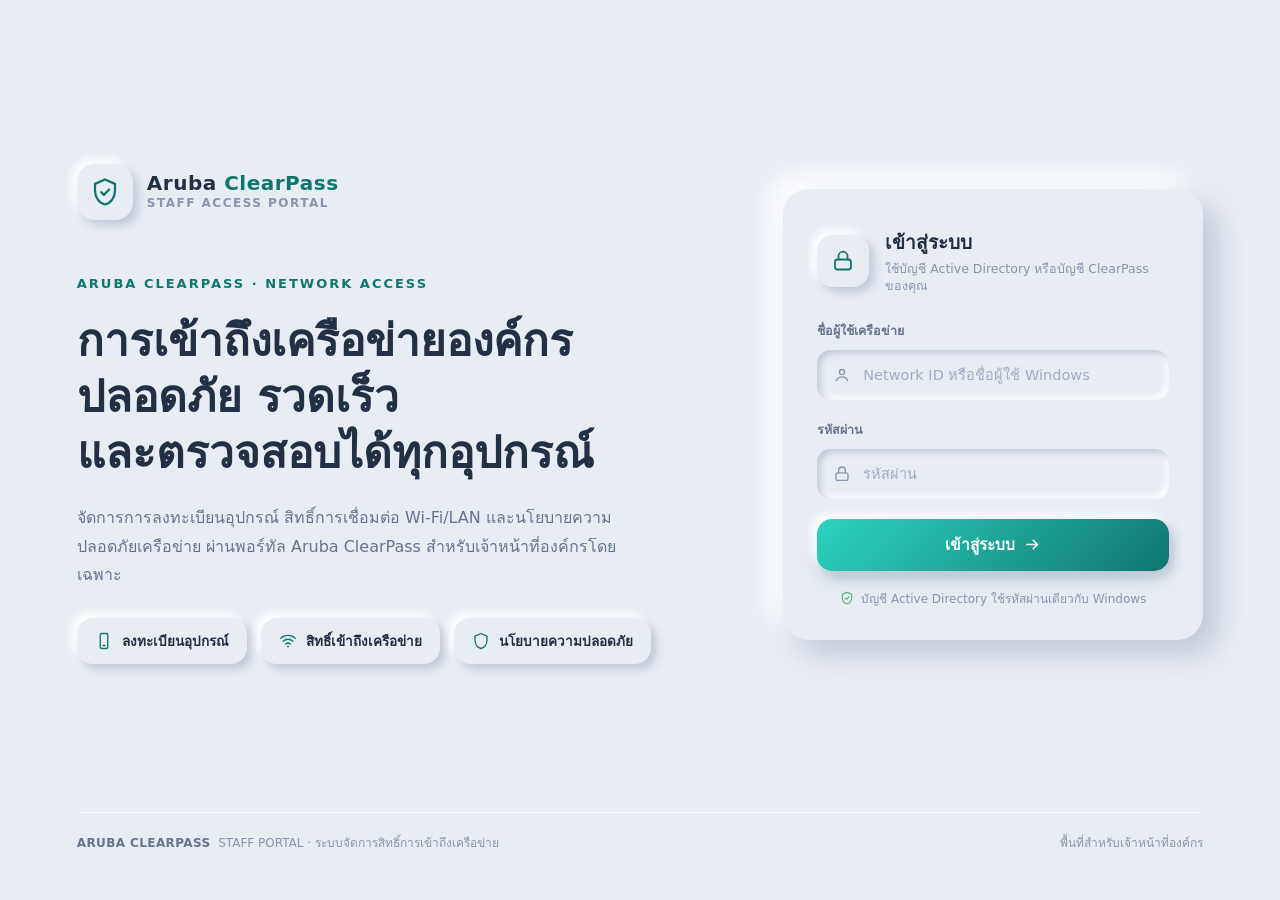
<file: clearpass/preview.html>
<!DOCTYPE html>
<html lang="th">
<head>
<meta charset="UTF-8">
<meta name="viewport" content="width=device-width, initial-scale=1.0">
<title>Aruba ClearPass - Staff Portal Preview</title>
</head>
<body style="margin:0;">

<style>
  .cp-neu{
    --bg:#e8ecf3;
    --shadow-dark:#c1c9d6;
    --shadow-light:#ffffff;
    --text-primary:#233043;
    --text-secondary:#66748c;
    --text-muted:#8996ac;
    --accent-1:#2dd4bf;
    --accent-2:#0f766e;

    --raise:9px 9px 18px var(--shadow-dark), -9px -9px 18px var(--shadow-light);
    --raise-sm:5px 5px 10px var(--shadow-dark), -5px -5px 10px var(--shadow-light);
    --raise-lg:14px 14px 28px var(--shadow-dark), -14px -14px 28px var(--shadow-light);
    --press:inset 4px 4px 8px var(--shadow-dark), inset -4px -4px 8px var(--shadow-light);
    --press-sm:inset 3px 3px 6px var(--shadow-dark), inset -3px -3px 6px var(--shadow-light);

    box-sizing:border-box;
    background:var(--bg);
    font-family:"Leelawadee UI","Noto Sans Thai","Tahoma",system-ui,-apple-system,sans-serif;
    color:var(--text-primary);
    min-height:100vh;
    margin:0;
    padding:48px clamp(24px,6vw,88px);
    display:flex;
    flex-direction:column;
    gap:32px;
  }
  .cp-neu *{box-sizing:border-box;}

  .cp-neu .top-row{
    flex:1;
    display:flex;
    align-items:center;
    justify-content:space-between;
    gap:40px;
    flex-wrap:wrap;
  }

  /* -------- Hero / left side -------- */
  .cp-neu .hero{
    flex:1 1 520px;
    min-width:280px;
    display:flex;
    flex-direction:column;
    height:100%;
    justify-content:center;
    gap:56px;
  }

  .cp-neu .brand{display:flex;align-items:center;gap:14px;}
  .cp-neu .brand-mark{
    width:56px;height:56px;border-radius:18px;
    background:var(--bg);box-shadow:var(--raise-sm);
    display:flex;align-items:center;justify-content:center;flex-shrink:0;
  }
  .cp-neu .brand-mark svg{width:30px;height:30px;}
  .cp-neu .brand-word{display:flex;flex-direction:column;line-height:1.15;}
  .cp-neu .brand-word .name{font-weight:800;font-size:20px;letter-spacing:.5px;color:var(--text-primary);}
  .cp-neu .brand-word .name span{color:var(--accent-2);}
  .cp-neu .brand-word .sub{
    font-size:12px;font-weight:600;letter-spacing:1.5px;color:var(--text-muted);
    text-transform:uppercase;margin-top:2px;
  }

  .cp-neu .hero-content{display:flex;flex-direction:column;gap:22px;max-width:620px;}
  .cp-neu .eyebrow{font-size:13px;font-weight:700;letter-spacing:2px;text-transform:uppercase;color:var(--accent-2);}
  .cp-neu h1{margin:0;font-size:clamp(30px,4vw,44px);line-height:1.28;font-weight:800;color:var(--text-primary);}
  .cp-neu .lede{margin:0;font-size:16px;line-height:1.8;color:var(--text-secondary);max-width:540px;}

  .cp-neu .badges{display:flex;flex-wrap:wrap;gap:14px;margin-top:6px;}
  .cp-neu .badge{
    display:flex;align-items:center;gap:9px;padding:12px 18px;border-radius:16px;
    background:var(--bg);box-shadow:var(--raise-sm);font-size:13.5px;font-weight:600;
    color:var(--text-primary);white-space:nowrap;
  }
  .cp-neu .badge svg{width:18px;height:18px;flex-shrink:0;color:var(--accent-2);}

  /* -------- Login card / right side -------- */
  .cp-neu .login-card{
    flex:0 0 auto;width:420px;max-width:100%;
    background:var(--bg);border-radius:26px;box-shadow:var(--raise-lg);
    padding:38px 34px 32px;
  }
  .cp-neu .card-head{display:flex;align-items:center;gap:16px;margin-bottom:26px;}
  .cp-neu .lock-badge{
    width:52px;height:52px;border-radius:16px;flex-shrink:0;
    background:var(--bg);box-shadow:var(--raise-sm);
    display:flex;align-items:center;justify-content:center;
  }
  .cp-neu .lock-badge svg{width:24px;height:24px;color:var(--accent-2);}
  .cp-neu .card-head h2{margin:0 0 3px;font-size:19px;font-weight:700;color:var(--text-primary);}
  .cp-neu .card-head p{margin:0;font-size:12.5px;color:var(--text-muted);line-height:1.4;}

  /* Field styling — reuse these classes on YOUR generated form's inputs */
  .cp-neu .cp-field{margin-bottom:20px;}
  .cp-neu .cp-field label{display:block;font-size:12.5px;font-weight:700;color:var(--text-secondary);margin-bottom:9px;}
  .cp-neu .cp-field-input{
    display:flex;align-items:center;gap:10px;background:var(--bg);
    border-radius:14px;box-shadow:var(--press-sm);padding:0 16px;height:50px;
  }
  .cp-neu .cp-field-input svg{width:18px;height:18px;color:var(--text-muted);flex-shrink:0;}
  .cp-neu .cp-field-input input{
    border:none;outline:none;background:transparent;flex:1;height:100%;
    font-family:inherit;font-size:14.5px;color:var(--text-primary);
  }
  .cp-neu .cp-field-input input::placeholder{color:#a3aec2;}

  .cp-neu .cp-submit{
    margin-top:6px;width:100%;height:52px;border:none;border-radius:15px;cursor:pointer;
    display:flex;align-items:center;justify-content:center;gap:9px;
    font-family:inherit;font-size:15.5px;font-weight:700;color:#fff;white-space:nowrap;
    background:linear-gradient(135deg,var(--accent-1),var(--accent-2));
    box-shadow:var(--raise-sm), 0 10px 22px -10px rgba(15,118,110,0.5);
  }
  .cp-neu .cp-submit svg{width:17px;height:17px;flex-shrink:0;}

  .cp-neu .hint{
    margin:18px 0 0;display:flex;align-items:center;justify-content:center;gap:7px;
    font-size:12px;color:var(--text-muted);
  }
  .cp-neu .hint svg{width:14px;height:14px;color:#4fae6a;flex-shrink:0;}

  .cp-neu .footer-bar{
    display:flex;align-items:center;justify-content:space-between;flex-wrap:wrap;gap:8px;
    padding-top:20px;border-top:1px solid rgba(255,255,255,0.6);
    font-size:12px;color:var(--text-muted);
  }
  .cp-neu .footer-bar strong{color:var(--text-secondary);font-weight:700;letter-spacing:.4px;}

  @media (max-width:900px){
    .cp-neu .top-row{justify-content:center;}
    .cp-neu .hero{align-items:center;text-align:center;}
    .cp-neu .hero-content{align-items:center;}
    .cp-neu .badges{justify-content:center;}
    .cp-neu .brand{justify-content:center;}
    .cp-neu .login-card{margin:0 auto;}
  }
  @media (max-width:480px){
    .cp-neu{padding:28px 18px;}
    .cp-neu .login-card{padding:30px 22px 26px;}
    .cp-neu .footer-bar{flex-direction:column;text-align:center;}
  }
</style>

<div class="cp-neu">
  <div class="top-row">

    <!-- ===== Hero / left side ===== -->
    <div class="hero">
      <div class="brand">
        <div class="brand-mark">
          <svg viewBox="0 0 24 24" fill="none" xmlns="http://www.w3.org/2000/svg">
            <path d="M12 2L4 5.5V11c0 5.25 3.4 9.86 8 11 4.6-1.14 8-5.75 8-11V5.5L12 2Z" stroke="#0f766e" stroke-width="1.8" stroke-linejoin="round"/>
            <path d="M9 12.2l2.1 2.1L15.3 10" stroke="#0f766e" stroke-width="1.8" stroke-linecap="round" stroke-linejoin="round"/>
          </svg>
        </div>
        <div class="brand-word">
          <span class="name">Aruba <span>ClearPass</span></span>
          <span class="sub">Staff Access Portal</span>
        </div>
      </div>

      <div class="hero-content">
        <span class="eyebrow">ARUBA CLEARPASS &middot; NETWORK ACCESS</span>
        <h1>การเข้าถึงเครือข่ายองค์กร<br/>ปลอดภัย รวดเร็ว<br/>และตรวจสอบได้ทุกอุปกรณ์</h1>
        <p class="lede">
          จัดการการลงทะเบียนอุปกรณ์ สิทธิ์การเชื่อมต่อ Wi-Fi/LAN และนโยบายความปลอดภัยเครือข่าย
          ผ่านพอร์ทัล Aruba ClearPass สำหรับเจ้าหน้าที่องค์กรโดยเฉพาะ
        </p>

        <div class="badges">
          <div class="badge">
            <svg viewBox="0 0 24 24" fill="none" xmlns="http://www.w3.org/2000/svg"><rect x="7" y="2" width="10" height="20" rx="2" stroke="currentColor" stroke-width="1.8"/><path d="M11 18h2" stroke="currentColor" stroke-width="1.8" stroke-linecap="round"/></svg>
            ลงทะเบียนอุปกรณ์
          </div>
          <div class="badge">
            <svg viewBox="0 0 24 24" fill="none" xmlns="http://www.w3.org/2000/svg"><path d="M2 8.5c5.5-5.3 14.5-5.3 20 0" stroke="currentColor" stroke-width="1.8" stroke-linecap="round"/><path d="M5.5 12.3c3.7-3.5 9.3-3.5 13 0" stroke="currentColor" stroke-width="1.8" stroke-linecap="round"/><path d="M9 16.1c1.9-1.7 4.1-1.7 6 0" stroke="currentColor" stroke-width="1.8" stroke-linecap="round"/><circle cx="12" cy="19.3" r="1.2" fill="currentColor"/></svg>
            สิทธิ์เข้าถึงเครือข่าย
          </div>
          <div class="badge">
            <svg viewBox="0 0 24 24" fill="none" xmlns="http://www.w3.org/2000/svg"><path d="M12 2L4 5.5V11c0 5.25 3.4 9.86 8 11 4.6-1.14 8-5.75 8-11V5.5L12 2Z" stroke="currentColor" stroke-width="1.8" stroke-linejoin="round"/></svg>
            นโยบายความปลอดภัย
          </div>
        </div>
      </div>
    </div>

    <!-- ===== Login card / right side ===== -->
    <div class="login-card">
      <div class="card-head">
        <div class="lock-badge">
          <svg viewBox="0 0 24 24" fill="none" xmlns="http://www.w3.org/2000/svg"><rect x="4" y="10.5" width="16" height="10" rx="2.5" stroke="currentColor" stroke-width="1.8"/><path d="M7.5 10.5V7.2a4.5 4.5 0 0 1 9 0v3.3" stroke="currentColor" stroke-width="1.8" stroke-linecap="round"/></svg>
        </div>
        <div>
          <h2>เข้าสู่ระบบ</h2>
          <p>ใช้บัญชี Active Directory หรือบัญชี ClearPass ของคุณ</p>
        </div>
      </div>

      <!--
        ==========================================================
        PASTE YOUR GENERATED LOGIN FORM HERE
        ==========================================================
        Replace the placeholder <form> below with the ACTUAL form
        markup ClearPass generated for your Vendor Settings (see
        the notes at the top of this file). Keep every hidden
        <input> exactly as generated — only add class="cp-field",
        class="cp-field-input" and class="cp-submit" to restyle
        the visible username/password/submit elements so the
        neumorphic look applies without touching auth logic.
      -->
      <form>
        <div class="cp-field">
          <label for="username">ชื่อผู้ใช้เครือข่าย</label>
          <div class="cp-field-input">
            <svg viewBox="0 0 24 24" fill="none" xmlns="http://www.w3.org/2000/svg"><circle cx="12" cy="8" r="3.4" stroke="currentColor" stroke-width="1.8"/><path d="M4.5 19.5c1.6-3.3 4.5-5 7.5-5s5.9 1.7 7.5 5" stroke="currentColor" stroke-width="1.8" stroke-linecap="round"/></svg>
            <!-- rename "username" to match your generated field's name/id -->
            <input id="username" name="username" type="text" placeholder="Network ID หรือชื่อผู้ใช้ Windows" />
          </div>
        </div>

        <div class="cp-field">
          <label for="password">รหัสผ่าน</label>
          <div class="cp-field-input">
            <svg viewBox="0 0 24 24" fill="none" xmlns="http://www.w3.org/2000/svg"><rect x="4" y="10.5" width="16" height="10" rx="2.5" stroke="currentColor" stroke-width="1.8"/><path d="M7.5 10.5V7.2a4.5 4.5 0 0 1 9 0v3.3" stroke="currentColor" stroke-width="1.8" stroke-linecap="round"/></svg>
            <!-- rename "password" to match your generated field's name/id -->
            <input id="password" name="password" type="password" placeholder="รหัสผ่าน" />
          </div>
        </div>

        <!-- keep any hidden <input> fields ClearPass generated (mac, ssid,
             switch-ip, redirect URL, csrf token, etc.) here, unchanged -->

        <button type="submit" class="cp-submit">
          เข้าสู่ระบบ
          <svg viewBox="0 0 24 24" fill="none" xmlns="http://www.w3.org/2000/svg"><path d="M4 12h15" stroke="currentColor" stroke-width="2" stroke-linecap="round"/><path d="M13 6l6 6-6 6" stroke="currentColor" stroke-width="2" stroke-linecap="round" stroke-linejoin="round"/></svg>
        </button>
      </form>
      <!-- END: replace the <form> block above with your generated markup -->

      <p class="hint">
        <svg viewBox="0 0 24 24" fill="none" xmlns="http://www.w3.org/2000/svg"><path d="M12 2L4 5.5V11c0 5.25 3.4 9.86 8 11 4.6-1.14 8-5.75 8-11V5.5L12 2Z" stroke="currentColor" stroke-width="1.8" stroke-linejoin="round"/><path d="M9 12.2l2.1 2.1L15.3 10" stroke="currentColor" stroke-width="1.8" stroke-linecap="round" stroke-linejoin="round"/></svg>
        บัญชี Active Directory ใช้รหัสผ่านเดียวกับ Windows
      </p>
    </div>

  </div>

  <!-- ===== Footer ===== -->
  <div class="footer-bar">
    <span><strong>ARUBA CLEARPASS</strong> &nbsp;STAFF PORTAL &middot; ระบบจัดการสิทธิ์การเข้าถึงเครือข่าย</span>
    <span>พื้นที่สำหรับเจ้าหน้าที่องค์กร</span>
  </div>
</div>

</body>
</html>
</file>
